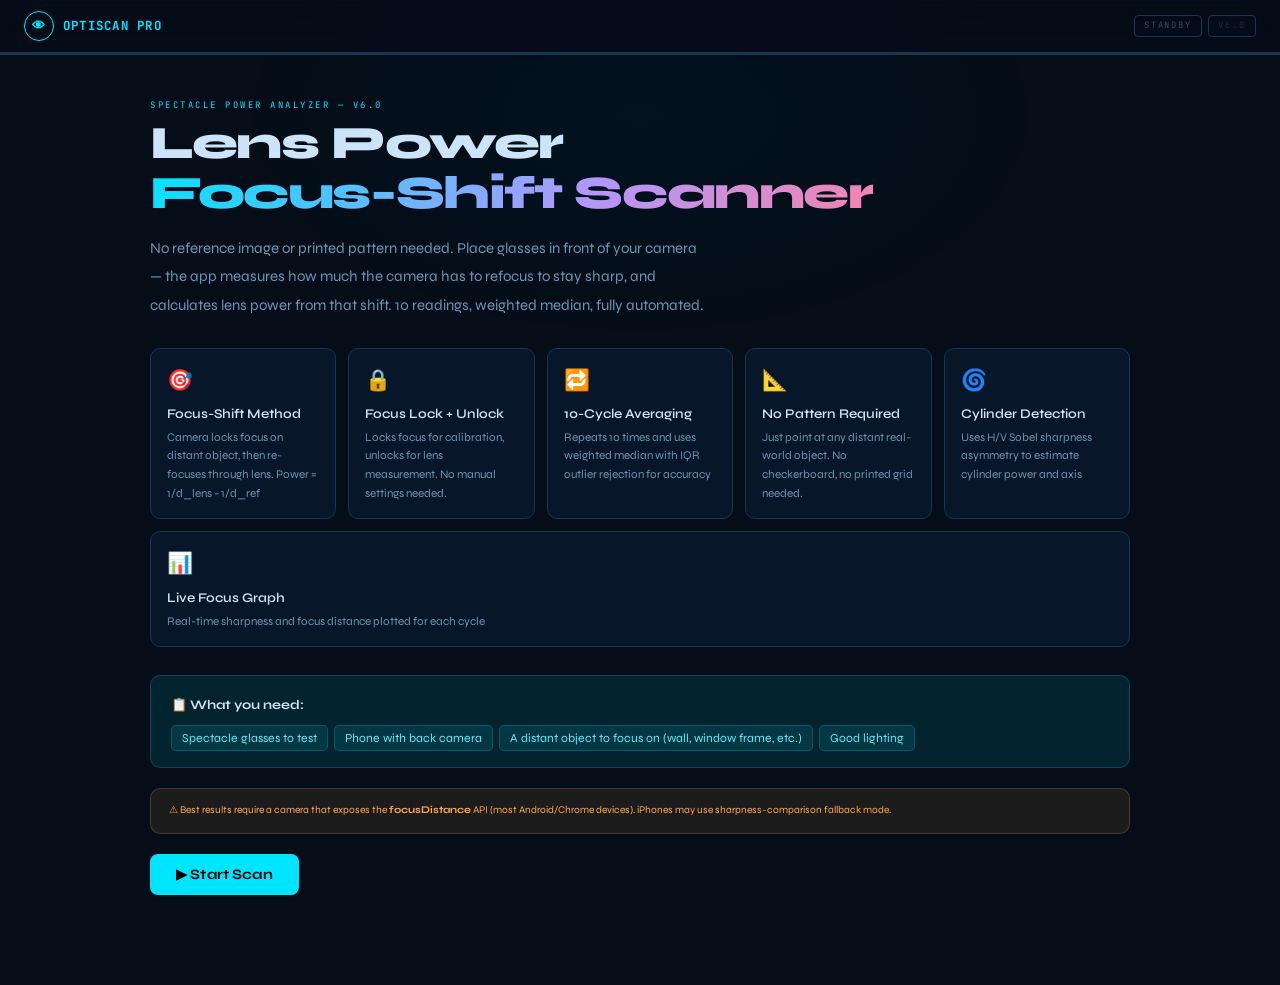
<file: index.html>
<!DOCTYPE html>
<html lang="en">
<head>
<meta charset="UTF-8">
<meta name="viewport" content="width=device-width, initial-scale=1.0">
<title>OptiScan Pro — Focus-Shift Lens Analyzer</title>
<link href="https://fonts.googleapis.com/css2?family=JetBrains+Mono:wght@300;400;500;700&family=Syne:wght@400;500;600;700;800&display=swap" rel="stylesheet">
<link rel="stylesheet" href="style.css">
</head>
<body>

<header class="hdr">
  <div class="logo">
    <div class="logo-ring">👁</div>
    OPTISCAN PRO
  </div>
  <div class="hdr-r">
    <span class="badge" id="sBadge">STANDBY</span>
    <span class="badge" style="color:var(--tx4);border-color:var(--bd)">v6.0</span>
  </div>
</header>
<div class="prog"><div class="prog-fill" id="pBar" style="width:0%"></div></div>

<main class="main">

<!-- ══ WELCOME ══════════════════════════════════════════════════════════ -->
<div class="step on" id="step-welcome">
  <div class="eyebrow">Spectacle Power Analyzer — v6.0</div>
  <h1>Lens Power<br><span class="grad">Focus-Shift Scanner</span></h1>
  <p class="lead">No reference image or printed pattern needed. Place glasses in front of your camera — the app measures how much the camera has to refocus to stay sharp, and calculates lens power from that shift. 10 readings, weighted median, fully automated.</p>

  <div class="feats">
    <div class="feat">
      <div class="fi">🎯</div>
      <div class="fn">Focus-Shift Method</div>
      <div class="fd">Camera locks focus on distant object, then re-focuses through lens. Power = 1/d_lens − 1/d_ref</div>
    </div>
    <div class="feat">
      <div class="fi">🔒</div>
      <div class="fn">Focus Lock + Unlock</div>
      <div class="fd">Locks focus for calibration, unlocks for lens measurement. No manual settings needed.</div>
    </div>
    <div class="feat">
      <div class="fi">🔁</div>
      <div class="fn">10-Cycle Averaging</div>
      <div class="fd">Repeats 10 times and uses weighted median with IQR outlier rejection for accuracy</div>
    </div>
    <div class="feat">
      <div class="fi">📐</div>
      <div class="fn">No Pattern Required</div>
      <div class="fd">Just point at any distant real-world object. No checkerboard, no printed grid needed.</div>
    </div>
    <div class="feat">
      <div class="fi">🌀</div>
      <div class="fn">Cylinder Detection</div>
      <div class="fd">Uses H/V Sobel sharpness asymmetry to estimate cylinder power and axis</div>
    </div>
    <div class="feat">
      <div class="fi">📊</div>
      <div class="fn">Live Focus Graph</div>
      <div class="fd">Real-time sharpness and focus distance plotted for each cycle</div>
    </div>
  </div>

  <div class="card-cy mb5">
    <strong class="small">📋 What you need:</strong>
    <div style="display:flex;flex-wrap:wrap;gap:6px;margin-top:9px">
      <span class="tag-cy">Spectacle glasses to test</span>
      <span class="tag-cy">Phone with back camera</span>
      <span class="tag-cy">A distant object to focus on (wall, window frame, etc.)</span>
      <span class="tag-cy">Good lighting</span>
    </div>
  </div>

  <div class="card-am mb5 smallest am">
    ⚠ Best results require a camera that exposes the <strong>focusDistance</strong> API (most Android/Chrome devices). iPhones may use sharpness-comparison fallback mode.
  </div>

  <div class="btn-row">
    <button class="btn btn-cy btn-lg" id="btnStart">▶ Start Scan</button>
  </div>
</div>

<!-- ══ SETUP ════════════════════════════════════════════════════════════ -->
<div class="step" id="step-setup">
  <div class="eyebrow">Step 1 — Setup</div>
  <h2>Configure Scan</h2>

  <div class="row">
    <div class="col-w">
      <div class="card">
        <div class="eyebrow mb3">Scan Eye</div>
        <div class="eye-sel">
          <div class="eye-btn sel" data-eye="right">
            <div style="font-size:1.1rem">👁</div><div class="ebl">Right</div><div class="ebs">OD</div>
          </div>
          <div class="eye-btn" data-eye="left">
            <div style="font-size:1.1rem">👁</div><div class="ebl">Left</div><div class="ebs">OS</div>
          </div>
        </div>
      </div>

      <div class="card mt4">
        <div class="eyebrow mb2">Lens-to-Camera Distance</div>
        <p class="smallest tx2 mb3">Used as fallback if camera does not expose focus distance API. Measure with a ruler.</p>
        <div class="srow">
          <label>Distance <span id="distLbl">50 mm</span></label>
          <input type="range" id="distSlider" min="10" max="200" value="50" step="5">
        </div>
      </div>

      <div class="card mt4">
        <div class="eyebrow mb2">How It Works</div>
        <pre class="setup-diag">  ┌──────────────────────────┐
  │  DISTANT OBJECT / WALL   │  ← camera points here
  └──────────┬───────────────┘
             │ (∞ reference)
        ┌────┴────┐
        │  LENS   │  ← hold glasses here
        └────┬────┘
             │ ← 50 mm
        ┌────┴────┐
        │  CAMERA │  ← back camera
        └─────────┘

Step 1: Calibrate (no lens) → d_ref
Step 2: Place lens → camera refocuses → d_lens
Power = 1/d_lens − 1/d_ref</pre>
      </div>
    </div>

    <div class="col">
      <div class="card-cy">
        <div class="eyebrow mb2">Tips for accuracy</div>
        <ul class="tip-list">
          <li>Point at a <strong>distant, high-contrast object</strong> (wall edge, window frame, text on a far board)</li>
          <li>Keep the camera <strong>completely still</strong> during each cycle</li>
          <li>Hold lens <strong>perpendicular</strong> to camera axis, centred over lens</li>
          <li>Use <strong>good, even lighting</strong> — no direct glare on lens</li>
          <li>Keep lens at consistent distance during each measurement</li>
          <li>More cycles = better accuracy — aim for all 10</li>
        </ul>
      </div>

      <button class="btn btn-cy mt5" id="btnGoScan" style="width:100%">Start Scanning →</button>
    </div>
  </div>
</div>

<!-- ══ SCAN ══════════════════════════════════════════════════════════════ -->
<div class="step" id="step-scan">
  <div class="eyebrow">Step 2 — Live Scan</div>
  <h2>Scanning <span id="scanEyeLbl">Right</span> Eye <span class="smaller tx2" id="scanEyeCode">(OD)</span></h2>

  <div class="row">
    <div class="col-w">
      <!-- Camera -->
      <div class="cam-wrap state-idle" id="mainCamWrap">
        <video id="mainVid" autoplay playsinline muted></video>
        <div class="sf-ov">
          <div class="sf"><div class="c1"></div><div class="c2"></div><div class="c3"></div><div class="c4"></div><div class="sln"></div></div>
        </div>
        <div class="state-banner sb-idle" id="stateBanner">INITIALIZING…</div>
        <div class="cam-hud">
          <div class="hud-item">
            <div class="hud-lbl">SHARPNESS</div>
            <div class="hud-track"><div class="hud-fill focus-fill" id="focFill" style="width:0%"></div></div>
            <div class="hud-val" id="focVal">—</div>
          </div>
          <div class="hud-item">
            <div class="hud-lbl">HORIZ SHARP</div>
            <div class="hud-track"><div class="hud-fill" style="background:var(--am)" id="shHFill" style="width:0%"></div></div>
            <div class="hud-val" id="shHVal">—</div>
          </div>
          <div class="hud-item">
            <div class="hud-lbl">VERT SHARP</div>
            <div class="hud-track"><div class="hud-fill" style="background:var(--vl)" id="shVFill" style="width:0%"></div></div>
            <div class="hud-val" id="shVVal">—</div>
          </div>
          <div class="hud-item" id="focDistHud">
            <div class="hud-lbl">FOCUS DIST</div>
            <div class="hud-track"><div class="hud-fill" style="background:var(--cy)" id="fdFill" style="width:50%"></div></div>
            <div class="hud-val" id="fdVal">—</div>
          </div>
        </div>
        <div class="amask" id="capMask">
          <div class="spin"></div>
          <div class="atxt" id="capTxt">CAPTURING…</div>
          <div class="asub" id="capSub">Hold still</div>
        </div>
      </div>

      <!-- Focus graph -->
      <div class="wave-wrap mt3">
        <canvas id="focusGraph" height="80"></canvas>
        <div class="wave-legend">
          <div class="wleg"><div class="wdot" style="background:rgba(0,229,255,.6)"></div>Sharpness</div>
          <div class="wleg"><div class="wdot" style="background:rgba(177,151,252,.6)"></div>Focus distance</div>
        </div>
      </div>

      <!-- Controls -->
      <div class="btn-row mt3">
        <button class="btn btn-gn" id="btnCalibrate">📐 Calibrate (no lens)</button>
        <button class="btn btn-cy" id="btnCaptureLens" disabled>🔬 Capture Cycle 1 / 10</button>
      </div>
      <div class="btn-row mt1">
        <button class="btn btn-ghost btn-sm" id="btnFlipCam">↔ Flip Camera</button>
        <button class="btn btn-ghost btn-sm" id="btnBackSetup">← Setup</button>
      </div>
    </div>

    <div class="col">
      <!-- Instruction card -->
      <div class="card-cy mb3">
        <div class="eyebrow mb2">Instructions</div>
        <p id="instrText" class="small tx2" style="line-height:1.8">Point camera at a distant object and press Calibrate.</p>
      </div>

      <!-- Cycle progress dots -->
      <div class="card mb3">
        <div class="eyebrow mb2">Cycle Progress</div>
        <div class="cycles-row">
          <div class="cycle-count"><span id="cycleCount">0</span> / 10</div>
          <div id="cycleDots" class="cycle-dots"></div>
        </div>
      </div>

      <!-- Calibration result card -->
      <div class="card mt3" id="calCard" style="display:none">
        <div class="eyebrow mb2">Calibration</div>
        <div class="drow mt2">
          <div class="db"><div class="dl">REF DIST</div><div class="dv cy" id="calDistVal">—</div></div>
          <div class="db"><div class="dl">SHARPNESS</div><div class="dv" id="calSharpVal">—</div></div>
        </div>
      </div>

      <!-- Running average -->
      <div class="card mt3" id="runCard" style="display:none">
        <div class="eyebrow">Running Average</div>
        <div class="pwr zero mt3 tc" id="runPwr" style="font-size:2.4rem">—</div>
        <div class="tc mt1 tx2 small" id="runCls">—</div>
        <div class="drow mt3">
          <div class="db"><div class="dl">SPHERE</div><div class="dv cy" id="runSph">—</div></div>
          <div class="db"><div class="dl">CYL</div><div class="dv am" id="runCyl">—</div></div>
          <div class="db"><div class="dl">AXIS</div><div class="dv vl" id="runAx">—</div></div>
        </div>
        <div class="mt3">
          <div class="smallest tx3 mb2" style="display:flex;justify-content:space-between">
            <span>CONFIDENCE</span><span id="runConf">—</span>
          </div>
          <div class="ctrack"><div class="cfill" id="runCfill" style="width:0%"></div></div>
        </div>
      </div>

      <!-- Eye progress summary -->
      <div class="mt4">
        <div class="eyebrow mb2">Scan Progress</div>
        <div style="display:flex;gap:7px">
          <div class="eyec" style="flex:1"><div class="ecl">RIGHT (OD)</div><div class="pwr zero" id="progR" style="font-size:1.5rem">—</div></div>
          <div class="eyec" style="flex:1"><div class="ecl">LEFT (OS)</div><div class="pwr zero" id="progL" style="font-size:1.5rem">—</div></div>
        </div>
      </div>

      <div class="btn-row mt4" id="nextBtns" style="display:none">
        <button class="btn btn-out" id="btnSwitchEye">Switch Eye →</button>
        <button class="btn btn-cy" id="btnFinish">View Results →</button>
      </div>

      <!-- Camera spec card -->
      <div class="card mt4" id="camSpecCard" style="display:none">
        <div class="eyebrow mb2">Camera Capabilities</div>
        <div class="spec-grid" id="specGrid"></div>
        <div class="smallest tx3 mt2" id="focusApiNote"></div>
      </div>
    </div>
  </div>

  <!-- Cycle readings table -->
  <div class="mt5">
    <div class="eyebrow mb2">Cycle Readings</div>
    <div style="overflow-x:auto">
      <table class="rx-tbl">
        <thead>
          <tr>
            <th>#</th><th>Power</th><th>d_ref</th><th>d_lens</th>
            <th>Cylinder</th><th>Axis</th><th>Confidence</th>
          </tr>
        </thead>
        <tbody id="cycleTableBody"></tbody>
      </table>
    </div>
  </div>
</div>

<!-- ══ RESULTS ══════════════════════════════════════════════════════════ -->
<div class="step" id="step-results">
  <div class="eyebrow">Scan Complete ✓</div>
  <h2>Prescription Results</h2>

  <div class="row mt5">
    <div class="col-w">
      <div class="card">
        <div class="eyebrow">Clinical Prescription</div>
        <table class="rx-tbl mt3">
          <thead>
            <tr><th>Eye</th><th>Sphere</th><th>Cylinder</th><th>Axis</th><th>Classification</th></tr>
          </thead>
          <tbody>
            <tr>
              <td>Right (OD)</td>
              <td class="td-sph" id="rxRS">—</td><td class="td-cyl" id="rxRC">—</td>
              <td class="td-ax" id="rxRA">—</td><td class="tx2" id="rxRCl" style="font-size:.75rem">—</td>
            </tr>
            <tr>
              <td>Left (OS)</td>
              <td class="td-sph" id="rxLS">—</td><td class="td-cyl" id="rxLC">—</td>
              <td class="td-ax" id="rxLA">—</td><td class="tx2" id="rxLCl" style="font-size:.75rem">—</td>
            </tr>
          </tbody>
        </table>
      </div>

      <div class="card mt4">
        <div class="eyebrow">Measurement Diagnostics</div>
        <div class="drow mt3">
          <div class="db"><div class="dl">CYCLES</div><div class="dv" id="dCyc">—</div></div>
          <div class="db"><div class="dl">METHOD</div><div class="dv cy" id="dMeth">—</div></div>
          <div class="db"><div class="dl">CONFIDENCE</div><div class="dv" id="dCnf">—</div></div>
        </div>
      </div>

      <!-- FIX 11: anisometropia warning (hidden until needed) -->
      <div id="anisoWarn" class="notif warn" style="display:none;margin:8px 0 0;border-radius:6px;padding:10px 14px;font-size:0.82rem;line-height:1.4"></div>

            <div class="btn-row mt4">
        <button class="btn btn-out btn-sm" id="btnExpJSON">⬇ JSON</button>
        <button class="btn btn-out btn-sm" id="btnExpCSV">⬇ CSV</button>
        <button class="btn btn-out btn-sm" id="btnPrint">🖨 Print</button>
        <button class="btn btn-ghost btn-sm" id="btnNewScan">↺ New Scan</button>
      </div>
    </div>

    <div class="col">
      <div class="eyec mb3">
        <div class="ecl">RIGHT EYE (OD)</div>
        <div class="pwr zero" id="finR" style="font-size:2rem">—</div>
        <div class="smallest tx2 mt2" id="finRCl">—</div>
        <div class="smallest am mt1" id="finRCy"></div>
      </div>
      <div class="eyec">
        <div class="ecl">LEFT EYE (OS)</div>
        <div class="pwr zero" id="finL" style="font-size:2rem">—</div>
        <div class="smallest tx2 mt2" id="finLCl">—</div>
        <div class="smallest am mt1" id="finLCy"></div>
      </div>
      <div class="smallest tx3 tc mt5" style="line-height:1.9;padding:0 8px">
        ⚠ Approximate estimate (±0.25–0.50 D typical). Accuracy depends on camera focusDistance API support and stable conditions. Always consult a licensed optometrist.
      </div>
    </div>
  </div>
</div>

</main>

<canvas id="capCanvas" style="display:none"></canvas>
<div id="notif" class="notif"></div>

<script src="optics.js"></script>
<script src="camera.js"></script>
<script src="ui.js"></script>
<script src="app.js"></script>
<script>
  window.addEventListener('DOMContentLoaded', () => App.init());
</script>

    <!-- Fix 13: PWA service worker registration -->
    <script>
      if ('serviceWorker' in navigator) {
        window.addEventListener('load', () => {
          navigator.serviceWorker.register('./sw.js')
            .then(r  => console.log('[OptiScan] SW registered, scope:', r.scope))
            .catch(e => console.warn('[OptiScan] SW registration failed:', e));
        });
      }
    </script>
</body>
</html>
</file>
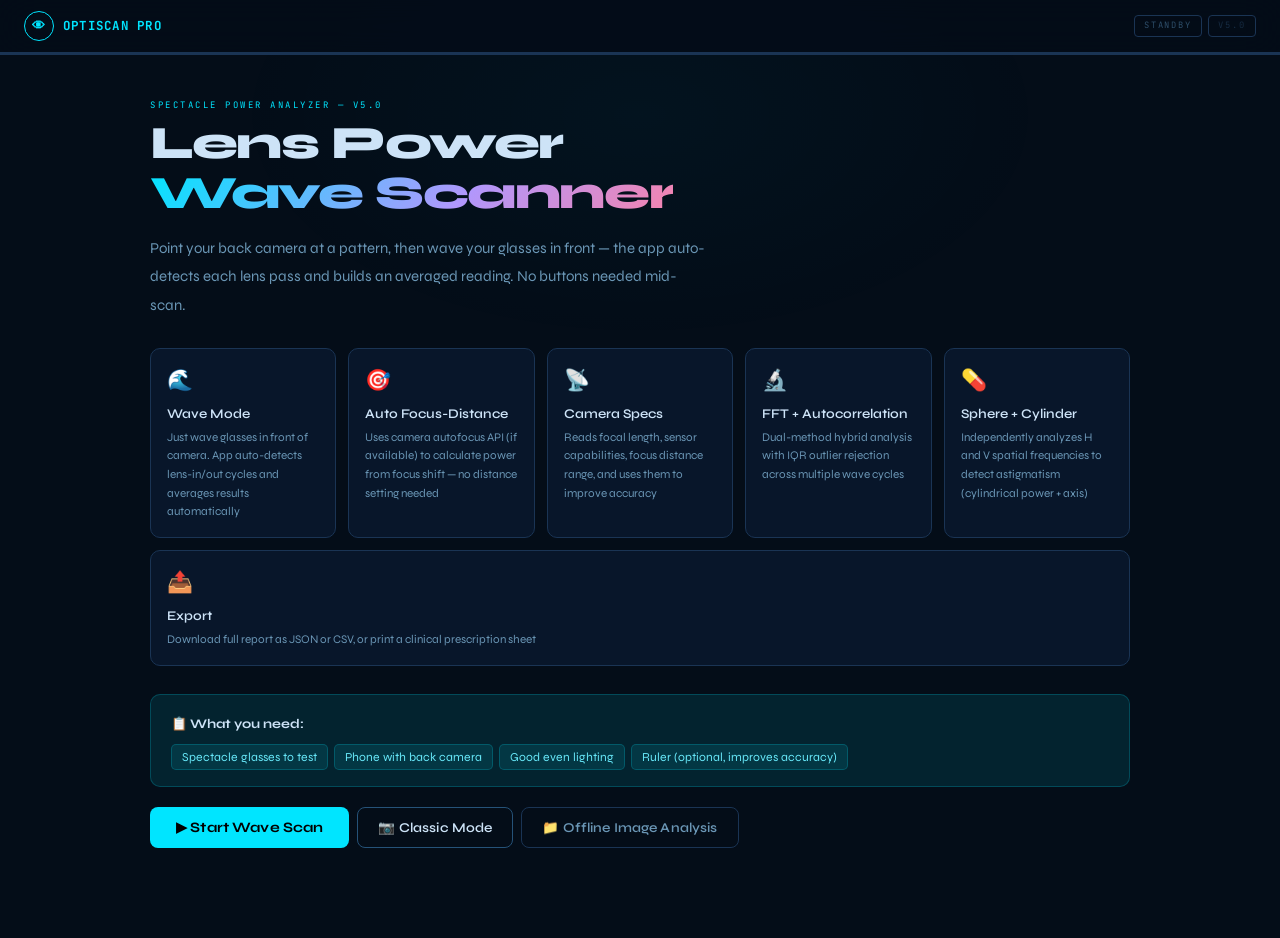
<file: optiscan.html>
<!DOCTYPE html>
<html lang="en">
<head>
<meta charset="UTF-8">
<meta name="viewport" content="width=device-width, initial-scale=1.0">
<title>OptiScan Pro — Spectacle Power Analyzer</title>
<link href="https://fonts.googleapis.com/css2?family=JetBrains+Mono:ital,wght@0,300;0,400;0,500;0,700;1,400&family=Syne:wght@400;500;600;700;800&display=swap" rel="stylesheet">
<style>
:root{
  --bg:#040d18;--s1:#08162a;--s2:#0d2040;--s3:#132850;
  --bd:#1a3454;--bd2:#255278;--bd3:#3a72a8;
  --cy:#00e5ff;--cy2:rgba(0,229,255,.10);--cy3:rgba(0,229,255,.20);--cyglow:rgba(0,229,255,.35);
  --gn:#00e6a0;--gn2:rgba(0,230,160,.10);--gngl:rgba(0,230,160,.3);
  --am:#ffa94d;--am2:rgba(255,169,77,.10);--amgl:rgba(255,169,77,.3);
  --rd:#ff6b7a;--rd2:rgba(255,107,122,.10);--vl:#b197fc;--pk:#f783ac;
  --tx:#cde3f7;--tx2:#6a96b5;--tx3:#2e4f6a;--tx4:#162c42;
  --mono:'JetBrains Mono',monospace;--sans:'Syne',sans-serif;--r:10px;
}
*{margin:0;padding:0;box-sizing:border-box}
html{scroll-behavior:smooth}
body{background:var(--bg);color:var(--tx);font-family:var(--sans);min-height:100vh;overflow-x:hidden;line-height:1.5}
/* Ambient glow */
body::before{content:'';position:fixed;top:-15%;left:50%;transform:translateX(-50%);
  width:900px;height:500px;background:radial-gradient(ellipse,rgba(0,229,255,.03) 0%,transparent 65%);pointer-events:none;z-index:0}

/* ── Header ── */
.hdr{position:sticky;top:0;z-index:200;display:flex;align-items:center;justify-content:space-between;
  padding:11px 24px;border-bottom:1px solid var(--bd);background:rgba(4,13,24,.92);backdrop-filter:blur(20px)}
.logo{display:flex;align-items:center;gap:9px;font-family:var(--mono);font-size:.78rem;color:var(--cy);letter-spacing:.1em;font-weight:700}
.logo-ring{width:30px;height:30px;border:1.5px solid var(--cy);border-radius:50%;display:flex;align-items:center;justify-content:center;
  font-size:13px;animation:hbp 4s ease-in-out infinite}
@keyframes hbp{0%,100%{box-shadow:0 0 0 0 var(--cyglow)}50%{box-shadow:0 0 14px 2px var(--cyglow)}}
.hdr-r{display:flex;align-items:center;gap:6px}
.badge{font-family:var(--mono);font-size:.55rem;letter-spacing:.22em;padding:3px 9px;border-radius:4px;
  border:1px solid var(--bd);color:var(--tx3);transition:all .3s;text-transform:uppercase;white-space:nowrap}
.badge.ok{border-color:var(--gn);color:var(--gn);box-shadow:0 0 7px var(--gngl);animation:blink 2s ease-in-out infinite}
.badge.hot{border-color:var(--cy);color:var(--cy);box-shadow:0 0 7px var(--cyglow)}
.badge.warn{border-color:var(--am);color:var(--am)}
.badge.err{border-color:var(--rd);color:var(--rd)}
@keyframes blink{0%,100%{opacity:1}50%{opacity:.65}}

/* ── Progress bar ── */
.prog{height:2px;background:var(--bd);position:relative;z-index:199}
.prog-fill{height:100%;background:linear-gradient(90deg,var(--cy),var(--vl),var(--pk));
  transition:width .7s cubic-bezier(.4,0,.2,1);box-shadow:0 0 12px var(--cyglow)}

/* ── Main ── */
.main{position:relative;z-index:1;max-width:1020px;margin:0 auto;padding:44px 20px 90px}
.step{display:none;animation:fup .38s ease}
.step.on{display:block}
@keyframes fup{from{opacity:0;transform:translateY(16px)}to{opacity:1;transform:translateY(0)}}

/* ── Type ── */
.eyebrow{font-family:var(--mono);font-size:.56rem;letter-spacing:.28em;color:var(--cy);text-transform:uppercase;margin-bottom:7px}
h1{font-size:2.9rem;font-weight:800;line-height:1.06;letter-spacing:-.03em;margin-bottom:16px}
h2{font-size:1.85rem;font-weight:700;letter-spacing:-.02em;margin-bottom:12px}
.lead{font-size:.94rem;color:var(--tx2);line-height:1.9;max-width:560px;margin-bottom:28px}
.grad{background:linear-gradient(130deg,var(--cy),var(--vl) 60%,var(--pk));-webkit-background-clip:text;
  -webkit-text-fill-color:transparent;background-clip:text}

/* ── Layout ── */
.row{display:flex;gap:20px;align-items:flex-start}
.col{flex:1;min-width:0}
.col-w{flex:1.5;min-width:0}
@media(max-width:660px){.row{flex-direction:column}}

/* ── Buttons ── */
.btn{display:inline-flex;align-items:center;gap:7px;padding:10px 20px;border-radius:8px;
  font-family:var(--sans);font-weight:600;font-size:.84rem;cursor:pointer;border:none;
  transition:all .17s;white-space:nowrap;letter-spacing:.01em;text-decoration:none}
.btn-cy{background:var(--cy);color:#000;font-weight:700}
.btn-cy:hover{filter:brightness(1.1);transform:translateY(-1px);box-shadow:0 8px 26px var(--cyglow)}
.btn-gn{background:rgba(0,230,160,.15);color:var(--gn);border:1px solid rgba(0,230,160,.3)}
.btn-gn:hover{background:rgba(0,230,160,.25);box-shadow:0 4px 16px var(--gngl)}
.btn-out{background:transparent;color:var(--tx);border:1px solid var(--bd2)}
.btn-out:hover{border-color:var(--cy);color:var(--cy);background:var(--cy2)}
.btn-ghost{background:transparent;color:var(--tx2);border:1px solid var(--bd)}
.btn-ghost:hover{color:var(--tx);border-color:var(--bd2)}
.btn-am{background:var(--am2);color:var(--am);border:1px solid rgba(255,169,77,.25)}
.btn-lg{padding:12px 26px;font-size:.9rem}
.btn-sm{padding:6px 14px;font-size:.76rem}
.btn:disabled{opacity:.25;pointer-events:none}
.btn-row{display:flex;gap:8px;flex-wrap:wrap;margin-top:16px}

/* ── Cards ── */
.card{background:var(--s1);border:1px solid var(--bd);border-radius:var(--r);padding:18px 20px}
.card-cy{background:var(--cy2);border:1px solid var(--cy3);border-radius:var(--r);padding:16px 20px}
.card-gn{background:var(--gn2);border:1px solid rgba(0,230,160,.18);border-radius:var(--r);padding:14px 18px}
.card-am{background:var(--am2);border:1px solid rgba(255,169,77,.18);border-radius:var(--r);padding:14px 18px}
.card-rd{background:var(--rd2);border:1px solid rgba(255,107,122,.2);border-radius:var(--r);padding:14px 18px}

/* ── Feature tiles ── */
.feats{display:flex;gap:12px;flex-wrap:wrap;margin-bottom:28px}
.feat{flex:1;min-width:155px;background:var(--s1);border:1px solid var(--bd);border-radius:var(--r);padding:16px;transition:all .2s}
.feat:hover{border-color:var(--bd2);transform:translateY(-2px)}
.fi{font-size:1.3rem;margin-bottom:9px}
.fn{font-size:.83rem;font-weight:600;margin-bottom:3px}
.fd{font-size:.73rem;color:var(--tx2);line-height:1.6}

/* ── Camera ── */
.cam-wrap{position:relative;border-radius:var(--r);overflow:hidden;background:#000;aspect-ratio:4/3;border:2px solid var(--bd);transition:border-color .3s}
.cam-wrap.state-ref{border-color:var(--gn)}
.cam-wrap.state-lens{border-color:var(--cy)}
.cam-wrap.state-capturing{border-color:var(--am)}
.cam-wrap.state-idle{border-color:var(--bd)}
video{width:100%;height:100%;object-fit:cover;display:block}

/* Scan overlay */
.sf-ov{position:absolute;inset:0;display:flex;align-items:center;justify-content:center;pointer-events:none}
.sf{width:200px;height:200px;position:relative}
.c1,.c2,.c3,.c4{position:absolute;width:30px;height:30px;border-color:var(--cy);border-style:solid;transition:border-color .3s}
.c1{top:0;left:0;border-width:2px 0 0 2px}.c2{top:0;right:0;border-width:2px 2px 0 0}
.c3{bottom:0;left:0;border-width:0 0 2px 2px}.c4{bottom:0;right:0;border-width:0 2px 2px 0}
.sln{position:absolute;left:0;right:0;height:1px;
  background:linear-gradient(90deg,transparent,var(--cy),transparent);
  animation:sc 2.4s ease-in-out infinite}
@keyframes sc{0%{top:0;opacity:0}5%{opacity:1}90%{top:100%;opacity:1}100%{top:100%;opacity:0}}
.state-ref .c1,.state-ref .c2,.state-ref .c3,.state-ref .c4{border-color:var(--gn)}
.state-lens .c1,.state-lens .c2,.state-lens .c3,.state-lens .c4{border-color:var(--cy)}
.state-capturing .c1,.state-capturing .c2,.state-capturing .c3,.state-capturing .c4{border-color:var(--am)}

/* Focus & lens-in overlay bars */
.cam-hud{position:absolute;bottom:0;left:0;right:0;padding:8px 10px;
  background:linear-gradient(transparent,rgba(4,13,24,.82));display:flex;gap:8px;align-items:flex-end}
.hud-item{flex:1;min-width:0}
.hud-lbl{font-family:var(--mono);font-size:.5rem;letter-spacing:.18em;color:var(--tx3);margin-bottom:4px}
.hud-track{height:3px;background:rgba(26,52,84,.8);border-radius:2px;overflow:hidden}
.hud-fill{height:100%;border-radius:2px;transition:width .12s}
.hud-val{font-family:var(--mono);font-size:.58rem;color:var(--tx2);margin-top:3px}
.focus-fill{background:linear-gradient(90deg,var(--rd),var(--am),var(--gn))}
.signal-fill{background:linear-gradient(90deg,var(--cy),var(--vl))}
.lens-fill{background:var(--cy)}

/* Analyze mask */
.amask{position:absolute;inset:0;background:rgba(4,13,24,.88);display:none;
  align-items:center;justify-content:center;flex-direction:column;gap:12px;border-radius:var(--r)}
.amask.show{display:flex}
.spin{width:28px;height:28px;border:2px solid var(--bd);border-top-color:var(--cy);
  border-radius:50%;animation:sp .7s linear infinite}
@keyframes sp{to{transform:rotate(360deg)}}
.atxt{font-family:var(--mono);font-size:.7rem;color:var(--cy);letter-spacing:.14em}
.asub{font-size:.72rem;color:var(--tx2)}

/* State banner on camera */
.state-banner{position:absolute;top:10px;left:50%;transform:translateX(-50%);
  font-family:var(--mono);font-size:.62rem;letter-spacing:.18em;padding:5px 14px;border-radius:20px;
  transition:all .3s;white-space:nowrap;pointer-events:none;backdrop-filter:blur(6px)}
.sb-idle{background:rgba(26,52,84,.75);border:1px solid var(--bd);color:var(--tx3)}
.sb-ref{background:rgba(0,230,160,.12);border:1px solid rgba(0,230,160,.35);color:var(--gn)}
.sb-lens{background:rgba(0,229,255,.12);border:1px solid rgba(0,229,255,.35);color:var(--cy)}
.sb-capturing{background:rgba(255,169,77,.12);border:1px solid rgba(255,169,77,.35);color:var(--am);animation:sbp .5s ease-in-out infinite}
.sb-measured{background:rgba(0,230,160,.15);border:1px solid rgba(0,230,160,.4);color:var(--gn)}
@keyframes sbp{0%,100%{opacity:1}50%{opacity:.5}}

/* Waveform canvas */
.wave-wrap{background:var(--s1);border:1px solid var(--bd);border-radius:var(--r);overflow:hidden;position:relative}
#waveCanvas{display:block;width:100%;height:80px}
.wave-legend{display:flex;gap:12px;padding:6px 10px;border-top:1px solid var(--bd);flex-wrap:wrap}
.wleg{display:flex;align-items:center;gap:5px;font-family:var(--mono);font-size:.53rem;color:var(--tx3)}
.wdot{width:7px;height:7px;border-radius:50%}

/* Pattern tabs */
.ptabs{display:flex;gap:5px;flex-wrap:wrap;margin-bottom:10px}
.ptab{padding:5px 13px;border-radius:6px;font-size:.76rem;font-weight:500;cursor:pointer;
  background:var(--s2);border:1px solid var(--bd);color:var(--tx2);transition:all .14s}
.ptab.sel{background:var(--cy2);border-color:var(--cy3);color:var(--cy);font-weight:700}
.ptab:hover:not(.sel){border-color:var(--bd2);color:var(--tx)}

/* Pattern preview */
.pat-wrap{background:#fff;border-radius:8px;overflow:hidden;border:1px solid var(--bd);aspect-ratio:4/3}
#patCanvas{display:block;width:100%;height:100%}

/* Upload zone */
.upzone{border:2px dashed var(--bd2);border-radius:var(--r);padding:26px;text-align:center;cursor:pointer;transition:all .2s;background:var(--s1)}
.upzone:hover,.upzone.drag{border-color:var(--cy);background:var(--cy2)}
.upzone input{display:none}

/* Slider */
.srow{margin:10px 0}
.srow label{display:flex;justify-content:space-between;font-size:.78rem;color:var(--tx2);margin-bottom:7px}
.srow label span{font-family:var(--mono);color:var(--cy);font-weight:700}
input[type=range]{width:100%;-webkit-appearance:none;height:3px;background:var(--bd);border-radius:2px;outline:none}
input[type=range]::-webkit-slider-thumb{-webkit-appearance:none;width:16px;height:16px;border-radius:50%;background:var(--cy);cursor:pointer;box-shadow:0 0 8px var(--cyglow)}

/* Eye selector */
.eye-sel{display:flex;gap:8px;margin-bottom:14px}
.eye-btn{flex:1;padding:12px;border-radius:var(--r);cursor:pointer;text-align:center;
  background:var(--s2);border:1px solid var(--bd);color:var(--tx);transition:all .17s}
.eye-btn.sel{border-color:var(--cy);background:var(--cy2);color:var(--cy)}
.ebl{font-size:.78rem;font-weight:600;margin-top:3px}
.ebs{font-size:.58rem;color:var(--tx3);font-family:var(--mono)}
.eye-btn.sel .ebs{color:rgba(0,229,255,.6)}

/* Diag boxes */
.drow{display:flex;gap:6px;flex-wrap:wrap;margin-top:8px}
.db{flex:1;min-width:70px;background:var(--s2);border:1px solid var(--bd);border-radius:7px;padding:8px 10px}
.dl{font-family:var(--mono);font-size:.5rem;color:var(--tx3);letter-spacing:.18em;margin-bottom:4px}
.dv{font-family:var(--mono);font-size:.84rem;color:var(--tx)}

/* Power display */
.pwr{font-family:var(--mono);font-weight:700;line-height:1}
.pwr.neg{color:var(--rd)}.pwr.pos{color:var(--gn)}.pwr.zero{color:var(--tx2)}

/* Confidence */
.ctrack{height:3px;background:var(--bd);border-radius:2px}
.cfill{height:100%;border-radius:2px;background:linear-gradient(90deg,var(--am),var(--gn));transition:width .8s ease}

/* Eye result card */
.eyec{background:var(--s2);border:1px solid var(--bd);border-radius:var(--r);padding:18px 14px;text-align:center}
.ecl{font-family:var(--mono);font-size:.52rem;letter-spacing:.2em;color:var(--tx3);margin-bottom:10px}

/* Camera spec card */
.spec-grid{display:grid;grid-template-columns:repeat(auto-fill,minmax(130px,1fr));gap:7px;margin-top:10px}
.spec-item{background:var(--s2);border:1px solid var(--bd);border-radius:7px;padding:9px 11px}
.spec-label{font-family:var(--mono);font-size:.5rem;letter-spacing:.16em;color:var(--tx3);margin-bottom:3px}
.spec-val{font-family:var(--mono);font-size:.78rem;color:var(--tx)}
.spec-val.highlight{color:var(--cy)}

/* Method badge */
.method-badge{display:inline-flex;align-items:center;gap:6px;padding:4px 11px;border-radius:5px;
  font-family:var(--mono);font-size:.6rem;letter-spacing:.12em;margin-top:6px}
.mb-focus{background:rgba(177,151,252,.1);border:1px solid rgba(177,151,252,.3);color:var(--vl)}
.mb-freq{background:var(--cy2);border:1px solid var(--cy3);color:var(--cy)}

/* Cycle counter */
.cycle-counter{display:flex;align-items:center;gap:14px;padding:12px 16px;
  background:var(--s2);border:1px solid var(--bd);border-radius:var(--r);margin-top:10px}
.cc-num{font-family:var(--mono);font-size:2rem;font-weight:700;color:var(--cy);line-height:1;min-width:50px;text-align:center}
.cc-txt{font-size:.78rem;color:var(--tx2)}
.cc-sub{font-size:.68rem;color:var(--tx3);font-family:var(--mono);margin-top:2px}

/* RX table */
.rx-tbl{width:100%;border-collapse:collapse;font-family:var(--mono);font-size:.8rem;margin-top:10px}
.rx-tbl th{font-size:.53rem;letter-spacing:.18em;text-transform:uppercase;color:var(--tx3);
  padding:7px 10px;text-align:left;border-bottom:1px solid var(--bd)}
.rx-tbl td{padding:11px 10px;border-bottom:1px solid var(--bd)}
.rx-tbl td:first-child{color:var(--tx2)}
.td-sph{color:var(--cy);font-weight:700}
.td-cyl{color:var(--am)}
.td-ax{color:var(--vl)}

/* Mode selector */
.mode-sel{display:flex;gap:10px;flex-wrap:wrap;margin-bottom:22px}
.mode-card{flex:1;min-width:200px;background:var(--s1);border:2px solid var(--bd);border-radius:var(--r);
  padding:18px 16px;cursor:pointer;transition:all .2s;position:relative}
.mode-card:hover{border-color:var(--bd2)}
.mode-card.sel{border-color:var(--cy);background:var(--cy2)}
.mc-ico{font-size:1.8rem;margin-bottom:9px}
.mc-nm{font-size:.88rem;font-weight:700;margin-bottom:3px}
.mc-ds{font-size:.74rem;color:var(--tx2);line-height:1.6}
.mode-card.sel .mc-ds{color:rgba(0,229,255,.7)}
.mc-check{position:absolute;top:9px;right:9px;width:17px;height:17px;border-radius:50%;
  border:1.5px solid var(--bd2);display:flex;align-items:center;justify-content:center;font-size:.6rem;transition:all .2s}
.mode-card.sel .mc-check{background:var(--cy);border-color:var(--cy);color:#000}

/* Notification */
.notif{position:fixed;bottom:20px;right:20px;z-index:999;padding:11px 17px;border-radius:8px;
  font-size:.82rem;font-weight:500;transform:translateY(60px);opacity:0;
  transition:all .3s cubic-bezier(.34,1.56,.64,1);max-width:280px;pointer-events:none;line-height:1.5}
.notif.show{transform:translateY(0);opacity:1}
.notif.info{background:var(--s3);border:1px solid var(--bd2);color:var(--tx)}
.notif.ok{background:rgba(0,230,160,.1);border:1px solid rgba(0,230,160,.3);color:#6ee7b7}
.notif.err{background:rgba(255,107,122,.1);border:1px solid rgba(255,107,122,.3);color:#fca5a5}
.notif.warn{background:rgba(255,169,77,.08);border:1px solid rgba(255,169,77,.25);color:#fcd34d}

/* Misc */
.mt1{margin-top:4px}.mt2{margin-top:8px}.mt3{margin-top:12px}.mt4{margin-top:16px}.mt5{margin-top:20px}.mt6{margin-top:24px}.mt8{margin-top:32px}
.mb2{margin-bottom:8px}.mb3{margin-bottom:12px}.mb4{margin-bottom:16px}.mb5{margin-bottom:20px}
.tx2{color:var(--tx2)}.tx3{color:var(--tx3)}.cy{color:var(--cy)}.gn{color:var(--gn)}.am{color:var(--am)}.rd{color:var(--rd)}.vl{color:var(--vl)}
.mono{font-family:var(--mono)}.small{font-size:.82rem}.smaller{font-size:.74rem}.smallest{font-size:.64rem}
.tc{text-align:center}.div{height:1px;background:var(--bd);margin:14px 0}
.err-box{display:none;background:var(--rd2);border:1px solid rgba(255,107,122,.22);color:#fca5a5;
  border-radius:7px;padding:9px 13px;font-size:.78rem;margin-top:8px}
.sdot{display:inline-block;width:6px;height:6px;background:var(--gn);border-radius:50%;margin-right:5px;box-shadow:0 0 6px var(--gn)}
#capCanvas{display:none}
</style>
</head>
<body>

<header class="hdr">
  <div class="logo">
    <div class="logo-ring">👁</div>
    OPTISCAN PRO
  </div>
  <div class="hdr-r">
    <span class="badge" id="sBadge">STANDBY</span>
    <span class="badge" id="methodBadge" style="display:none"></span>
    <span class="badge" style="color:var(--tx4);border-color:var(--bd)">v5.0</span>
  </div>
</header>
<div class="prog"><div class="prog-fill" id="pBar" style="width:0%"></div></div>

<main class="main">

<!-- WELCOME -->
<div class="step on" id="step-welcome">
  <div class="eyebrow">Spectacle Power Analyzer — v5.0</div>
  <h1>Lens Power<br><span class="grad">Wave Scanner</span></h1>
  <p class="lead">Point your back camera at a pattern, then wave your glasses in front — the app auto-detects each lens pass and builds an averaged reading. No buttons needed mid-scan.</p>

  <div class="feats">
    <div class="feat"><div class="fi">🌊</div><div class="fn">Wave Mode</div><div class="fd">Just wave glasses in front of camera. App auto-detects lens-in/out cycles and averages results automatically</div></div>
    <div class="feat"><div class="fi">🎯</div><div class="fn">Auto Focus-Distance</div><div class="fd">Uses camera autofocus API (if available) to calculate power from focus shift — no distance setting needed</div></div>
    <div class="feat"><div class="fi">📡</div><div class="fn">Camera Specs</div><div class="fd">Reads focal length, sensor capabilities, focus distance range, and uses them to improve accuracy</div></div>
    <div class="feat"><div class="fi">🔬</div><div class="fn">FFT + Autocorrelation</div><div class="fd">Dual-method hybrid analysis with IQR outlier rejection across multiple wave cycles</div></div>
    <div class="feat"><div class="fi">💊</div><div class="fn">Sphere + Cylinder</div><div class="fd">Independently analyzes H and V spatial frequencies to detect astigmatism (cylindrical power + axis)</div></div>
    <div class="feat"><div class="fi">📤</div><div class="fn">Export</div><div class="fd">Download full report as JSON or CSV, or print a clinical prescription sheet</div></div>
  </div>

  <div class="card-cy mb5">
    <strong class="small">📋 What you need:</strong>
    <div style="display:flex;flex-wrap:wrap;gap:6px;margin-top:9px">
      <span style="background:var(--cy2);border:1px solid var(--cy3);border-radius:5px;padding:3px 10px;font-size:.76rem;color:#67e8f9">Spectacle glasses to test</span>
      <span style="background:var(--cy2);border:1px solid var(--cy3);border-radius:5px;padding:3px 10px;font-size:.76rem;color:#67e8f9">Phone with back camera</span>
      <span style="background:var(--cy2);border:1px solid var(--cy3);border-radius:5px;padding:3px 10px;font-size:.76rem;color:#67e8f9">Good even lighting</span>
      <span style="background:var(--cy2);border:1px solid var(--cy3);border-radius:5px;padding:3px 10px;font-size:.76rem;color:#67e8f9">Ruler (optional, improves accuracy)</span>
    </div>
  </div>

  <div class="btn-row">
    <button class="btn btn-cy btn-lg" id="btnStart">▶ Start Wave Scan</button>
    <button class="btn btn-out" id="btnClassic">📷 Classic Mode</button>
    <button class="btn btn-ghost" id="btnUpload">📁 Offline Image Analysis</button>
  </div>
</div>

<!-- SETUP -->
<div class="step" id="step-setup">
  <div class="eyebrow">Step 1 — Setup</div>
  <h2>Configure Scan</h2>

  <div class="row">
    <div class="col-w">
      <!-- Pattern -->
      <div class="eyebrow mb2">Reference Pattern</div>
      <div class="ptabs">
        <div class="ptab sel" data-pat="checker">Checkerboard</div>
        <div class="ptab" data-pat="dots">Dots Grid</div>
        <div class="ptab" data-pat="sine">Sine Grating</div>
        <div class="ptab" data-pat="rings">Concentric</div>
        <div class="ptab" data-pat="stripes">Stripes</div>
        <div class="ptab" data-pat="upload">Upload ↑</div>
      </div>
      <div class="pat-wrap" id="patWrap">
        <canvas id="patCanvas" width="640" height="480"></canvas>
      </div>
      <div class="upzone mt2" id="upPat" style="display:none">
        <input type="file" id="patFile" accept="image/*">
        <div style="font-size:1.8rem;margin-bottom:6px">📁</div>
        <div class="small tx2">Click or drag your reference image</div>
        <div class="smallest tx3 mt1">JPG, PNG, WebP, BMP</div>
      </div>
      <div class="btn-row mt2">
        <button class="btn btn-ghost btn-sm" id="btnDlPat">⬇ Download Pattern</button>
        <button class="btn btn-ghost btn-sm" id="btnFSPat">⛶ Fullscreen</button>
      </div>
      <div class="card-am mt4 smallest am">⚠ Show this pattern on a second screen or print it. Point your camera at it from ~40–80 cm away during scanning.</div>
    </div>

    <div class="col">
      <!-- Eye -->
      <div class="card">
        <div class="eyebrow">Scan Eye</div>
        <div class="eye-sel mt3">
          <div class="eye-btn sel" id="eyeBtnR" onclick="App.eye('right')">
            <div style="font-size:1.1rem">👁</div><div class="ebl">Right</div><div class="ebs">OD</div>
          </div>
          <div class="eye-btn" id="eyeBtnL" onclick="App.eye('left')">
            <div style="font-size:1.1rem">👁</div><div class="ebl">Left</div><div class="ebs">OS</div>
          </div>
        </div>
        <div class="srow mt4">
          <label>Lens-to-camera distance <span id="distLbl">50 mm</span></label>
          <input type="range" id="distSlider" min="10" max="200" value="50" step="5">
        </div>
        <p class="smallest tx3 mt1">Used if camera focus API is unavailable. Typical: 20–40 mm (phone), 40–80 mm (laptop). Measure with ruler.</p>
      </div>

      <!-- Camera specs (populated after camera starts) -->
      <div class="card mt4" id="camSpecCard" style="display:none">
        <div class="eyebrow">Camera Capabilities</div>
        <div class="spec-grid" id="specGrid"></div>
        <div class="smallest tx3 mt3" id="focusApiNote"></div>
      </div>

      <div class="card mt4" style="background:var(--bg);border-color:var(--bd)">
        <div class="eyebrow mb2">Setup Diagram</div>
        <pre id="setupDiag" style="font-family:var(--mono);font-size:.58rem;color:var(--cy);line-height:2;white-space:pre;display:inline-block">  ┌──────────────────┐
  │  PATTERN SCREEN  │
  └────────┬─────────┘
           │
      ┌────┴────┐
      │  LENS   │  ← wave glasses here
      └────┬────┘
           │ ← 50 mm
      ┌────┴────┐
      │  CAMERA │  ← back camera facing screen
      └─────────┘</pre>
      </div>

      <button class="btn btn-cy mt5" id="btnGoScan" style="width:100%">Start Scanning →</button>
    </div>
  </div>
</div>

<!-- WAVE SCAN -->
<div class="step" id="step-scan">
  <div class="eyebrow">Step 2 — Live Scan</div>
  <h2>Scanning <span id="scanEyeLbl">Right</span> Eye <span class="smaller tx2" id="scanEyeCode">(OD)</span></h2>

  <div class="row">
    <div class="col-w">
      <!-- Camera -->
      <div class="cam-wrap state-idle" id="mainCamWrap">
        <video id="mainVid" autoplay playsinline muted></video>
        <div class="sf-ov">
          <div class="sf"><div class="c1"></div><div class="c2"></div><div class="c3"></div><div class="c4"></div><div class="sln"></div></div>
        </div>
        <div class="state-banner sb-idle" id="stateBanner">INITIALIZING…</div>
        <div class="cam-hud">
          <div class="hud-item">
            <div class="hud-lbl">FOCUS</div>
            <div class="hud-track"><div class="hud-fill focus-fill" id="focFill" style="width:0%"></div></div>
            <div class="hud-val" id="focVal">—</div>
          </div>
          <div class="hud-item">
            <div class="hud-lbl">SIGNAL</div>
            <div class="hud-track"><div class="hud-fill signal-fill" id="sigFill" style="width:0%"></div></div>
            <div class="hud-val" id="sigVal">—</div>
          </div>
          <div class="hud-item">
            <div class="hud-lbl">LENS DETECT</div>
            <div class="hud-track"><div class="hud-fill lens-fill" id="lnsFill" style="width:0%"></div></div>
            <div class="hud-val" id="lnsVal">—</div>
          </div>
          <div class="hud-item" id="focDistHud" style="display:none">
            <div class="hud-lbl">FOCUS DIST</div>
            <div class="hud-track"><div class="hud-fill" style="background:var(--vl)" id="fdFill" style="width:50%"></div></div>
            <div class="hud-val" id="fdVal">—</div>
          </div>
        </div>
        <div class="amask" id="capMask">
          <div class="spin"></div>
          <div class="atxt" id="capTxt">CAPTURING…</div>
          <div class="asub" id="capSub">Hold still</div>
        </div>
      </div>

      <!-- Waveform -->
      <div class="wave-wrap mt3">
        <canvas id="waveCanvas" height="80"></canvas>
        <div class="wave-legend">
          <div class="wleg"><div class="wdot" style="background:rgba(0,230,160,.5)"></div>Reference baseline</div>
          <div class="wleg"><div class="wdot" style="background:rgba(0,229,255,.5)"></div>Lens detected</div>
          <div class="wleg"><div class="wdot" style="background:var(--am)"></div>Measurement captured</div>
          <div class="wleg"><div class="wdot" style="background:var(--vl)"></div>Focus distance (if avail.)</div>
        </div>
      </div>

      <div class="btn-row mt2">
        <button class="btn btn-ghost btn-sm" id="btnFlipCam">↔ Flip Camera</button>
        <button class="btn btn-ghost btn-sm" id="btnManCapRef">📸 Manual Ref</button>
        <button class="btn btn-ghost btn-sm" id="btnManCapLens">🔬 Manual Lens</button>
        <button class="btn btn-ghost btn-sm" id="btnBackSetup">← Setup</button>
      </div>
      <div id="errScan" class="err-box"></div>
    </div>

    <div class="col">
      <!-- Instructions -->
      <div class="card-gn" id="instructionCard">
        <div class="eyebrow gn mb1" id="instrTitle">INITIALIZING</div>
        <div class="small" id="instrBody" style="line-height:1.75"></div>
      </div>

      <!-- Cycle counter -->
      <div class="cycle-counter mt3">
        <div class="cc-num" id="cycleNum">0</div>
        <div>
          <div class="cc-txt">measurements captured</div>
          <div class="cc-sub" id="cycleNeeded">Wave 3× for a reliable result</div>
        </div>
      </div>

      <!-- Running average -->
      <div class="card mt3" id="runCard" style="display:none">
        <div class="eyebrow">Running Average</div>
        <div class="pwr zero mt3 tc" id="runPwr" style="font-size:2.4rem">—</div>
        <div class="tc mt1 tx2 small" id="runCls">—</div>
        <div class="drow mt3">
          <div class="db"><div class="dl">SPHERE</div><div class="dv cy" id="runSph">—</div></div>
          <div class="db"><div class="dl">CYLINDER</div><div class="dv am" id="runCyl">—</div></div>
          <div class="db"><div class="dl">AXIS</div><div class="dv vl" id="runAx">—</div></div>
          <div class="db"><div class="dl">MAGNIF</div><div class="dv" id="runMag">—</div></div>
        </div>
        <div class="mt3">
          <div class="smallest tx3 mb2" style="display:flex;justify-content:space-between">
            <span>SIGNAL CONFIDENCE</span><span id="runConf">—</span>
          </div>
          <div class="ctrack"><div class="cfill" id="runCfill" style="width:0%"></div></div>
        </div>
      </div>

      <!-- Eye progress -->
      <div class="mt4">
        <div class="eyebrow mb2">Scan Progress</div>
        <div style="display:flex;gap:7px">
          <div class="eyec" style="flex:1"><div class="ecl">RIGHT (OD)</div><div class="pwr zero" id="progR" style="font-size:1.5rem">—</div></div>
          <div class="eyec" style="flex:1"><div class="ecl">LEFT (OS)</div><div class="pwr zero" id="progL" style="font-size:1.5rem">—</div></div>
        </div>
      </div>

      <div class="btn-row mt4" id="nextBtns" style="display:none">
        <button class="btn btn-out" id="btnSwitchEye">Switch Eye →</button>
        <button class="btn btn-cy" id="btnFinish">View Results →</button>
      </div>
    </div>
  </div>
</div>

<!-- UPLOAD ANALYSIS -->
<div class="step" id="step-upload">
  <div class="eyebrow">Offline Analysis</div>
  <h2>Analyze Uploaded Images</h2>
  <p class="lead" style="margin-bottom:16px">Upload two photos taken in the same conditions: one through the spectacle lens, one without. The analyzer compares spatial frequencies to compute magnification and power.</p>
  <div class="row">
    <div class="col">
      <div class="eyebrow mb2">Image A — Through Lens</div>
      <div class="upzone" id="upLens">
        <input type="file" id="lensFile" accept="image/*">
        <div style="font-size:1.8rem;margin-bottom:6px">🔬</div>
        <div class="small tx2">Photo taken through spectacle lens</div>
        <div class="smallest tx3 mt1">Click or drag & drop</div>
      </div>
      <canvas id="lensPreviewC" style="display:none;width:100%;border-radius:8px;margin-top:8px;max-height:160px;object-fit:cover"></canvas>
    </div>
    <div class="col">
      <div class="eyebrow mb2">Image B — Reference (No Lens)</div>
      <div class="upzone" id="upRef">
        <input type="file" id="refFile" accept="image/*">
        <div style="font-size:1.8rem;margin-bottom:6px">📷</div>
        <div class="small tx2">Same scene, without any lens</div>
        <div class="smallest tx3 mt1">Click or drag & drop</div>
      </div>
      <canvas id="refPreviewC" style="display:none;width:100%;border-radius:8px;margin-top:8px;max-height:160px;object-fit:cover"></canvas>
    </div>
  </div>
  <div class="row mt5">
    <div class="col">
      <div class="srow">
        <label>Lens-to-camera distance <span id="upDistLbl">50 mm</span></label>
        <input type="range" id="upDist" min="10" max="200" value="50" step="5">
      </div>
      <div class="btn-row mt3">
        <button class="btn btn-cy" id="btnAnalyzeUp" disabled>🔬 Analyze</button>
        <button class="btn btn-ghost" id="btnUpBack">← Back</button>
      </div>
    </div>
    <div class="col">
      <div class="card" id="upResult" style="display:none">
        <div class="eyebrow">Result</div>
        <div class="pwr zero mt3 tc" id="upPwr" style="font-size:2.4rem">—</div>
        <div class="tc mt1 tx2 small" id="upCls">—</div>
        <div class="drow mt3">
          <div class="db"><div class="dl">SPHERE</div><div class="dv cy" id="upSph">—</div></div>
          <div class="db"><div class="dl">CYLINDER</div><div class="dv am" id="upCyl">—</div></div>
          <div class="db"><div class="dl">MAGNIF</div><div class="dv" id="upMag">—</div></div>
        </div>
      </div>
    </div>
  </div>
</div>

<!-- RESULTS -->
<div class="step" id="step-results">
  <div class="eyebrow">Scan Complete ✓</div>
  <h2>Prescription Results</h2>

  <div class="row mt5">
    <div class="col-w">
      <div class="card">
        <div class="eyebrow">Clinical Prescription</div>
        <table class="rx-tbl mt3">
          <thead><tr><th>Eye</th><th>Sphere</th><th>Cylinder</th><th>Axis</th><th>Classification</th></tr></thead>
          <tbody>
            <tr>
              <td>Right (OD)</td>
              <td class="td-sph" id="rxRS">—</td><td class="td-cyl" id="rxRC">—</td><td class="td-ax" id="rxRA">—</td>
              <td class="tx2" id="rxRCl" style="font-family:var(--sans);font-size:.75rem">—</td>
            </tr>
            <tr>
              <td>Left (OS)</td>
              <td class="td-sph" id="rxLS">—</td><td class="td-cyl" id="rxLC">—</td><td class="td-ax" id="rxLA">—</td>
              <td class="tx2" id="rxLCl" style="font-family:var(--sans);font-size:.75rem">—</td>
            </tr>
          </tbody>
        </table>
      </div>

      <div class="card mt4">
        <div class="eyebrow">Measurement Diagnostics</div>
        <div class="drow mt3">
          <div class="db"><div class="dl">R MAGNIF</div><div class="dv" id="dRM">—</div></div>
          <div class="db"><div class="dl">L MAGNIF</div><div class="dv" id="dLM">—</div></div>
          <div class="db"><div class="dl">LENS DIST</div><div class="dv" id="dDst">—</div></div>
          <div class="db"><div class="dl">R FOCAL</div><div class="dv" id="dRF">—</div></div>
          <div class="db"><div class="dl">L FOCAL</div><div class="dv" id="dLF">—</div></div>
          <div class="db"><div class="dl">CYCLES</div><div class="dv" id="dCyc">—</div></div>
          <div class="db"><div class="dl">METHOD</div><div class="dv cy" id="dMeth">—</div></div>
          <div class="db"><div class="dl">CONF</div><div class="dv" id="dCnf">—</div></div>
        </div>
      </div>

      <div class="btn-row mt4">
        <button class="btn btn-out btn-sm" id="btnExpJSON">⬇ JSON</button>
        <button class="btn btn-out btn-sm" id="btnExpCSV">⬇ CSV</button>
        <button class="btn btn-out btn-sm" id="btnPrint">🖨 Print</button>
        <button class="btn btn-ghost btn-sm" id="btnNewScan">↺ New Scan</button>
      </div>
    </div>

    <div class="col">
      <div class="eyec mb3">
        <div class="ecl">RIGHT EYE (OD)</div>
        <div class="pwr zero" id="finR" style="font-size:2rem">—</div>
        <div class="smallest tx2 mt2" id="finRCl">—</div>
        <div class="smallest am mt1" id="finRCy"></div>
      </div>
      <div class="eyec">
        <div class="ecl">LEFT EYE (OS)</div>
        <div class="pwr zero" id="finL" style="font-size:2rem">—</div>
        <div class="smallest tx2 mt2" id="finLCl">—</div>
        <div class="smallest am mt1" id="finLCy"></div>
      </div>
      <div class="smallest tx3 tc mt5" style="line-height:1.9;padding:0 8px">
        <div id="anisoWarn" style="display:none;background:rgba(255,169,77,.12);border:1px solid var(--am);color:var(--am);border-radius:6px;padding:10px 14px;font-size:.82rem;line-height:1.4;margin:12px 0"></div>

            ⚠ Approximate estimate (±0.25–0.50 D typical). Accuracy depends on camera quality, lighting conditions, and lens distance. Always consult a licensed optometrist for clinical prescriptions.
      </div>
    </div>
  </div>
</div>

</main>

<canvas id="capCanvas" style="display:none"></canvas>
<div id="notif" class="notif"></div>

<script>
'use strict';
/* ══════════════════════════════════════════
   CONFIG
══════════════════════════════════════════ */
const C = {
  FRAMES: 7,           // frames per measurement
  DETECT_FRAMES: 3,    // frames for real-time detection
  MIN_D: -25, MAX_D: 25,
  PREC: 0.25,
  POLL_MS: 160,        // real-time polling interval
  STABLE_COUNT: 6,     // consecutive stable readings to lock state
  LENS_THRESH: 0.045,  // 4.5% period change triggers lens detection
  CV_THRESH: 0.038,    // coefficient of variation threshold for "stable"
  MIN_CYCLES: 3,       // minimum recommended cycles
};

/* ══════════════════════════════════════════
   PATTERN MODULE
══════════════════════════════════════════ */
const Pat = {
  spacing: 44,

  render(canvas, type) {
    const ctx = canvas.getContext('2d');
    const w = canvas.width, h = canvas.height, s = this.spacing;
    ctx.clearRect(0, 0, w, h);
    switch (type) {
      case 'checker': this._checker(ctx, w, h, s); break;
      case 'dots':    this._dots(ctx, w, h, s); break;
      case 'sine':    this._sine(ctx, w, h, s); break;
      case 'rings':   this._rings(ctx, w, h, s); break;
      case 'stripes': this._stripes(ctx, w, h, s); break;
      default: this._checker(ctx, w, h, s);
    }
  },
  _checker(c, w, h, s) {
    c.fillStyle = '#fff'; c.fillRect(0,0,w,h);
    c.fillStyle = '#000';
    for (let y=0; y<h; y+=s) for (let x=0; x<w; x+=s)
      if ((~~(x/s)+~~(y/s))%2===0) c.fillRect(x,y,s,s);
  },
  _dots(c, w, h, s) {
    c.fillStyle = '#fff'; c.fillRect(0,0,w,h);
    c.strokeStyle = '#ccc'; c.lineWidth = 0.5;
    for (let y=s; y<h; y+=s) { c.beginPath(); c.moveTo(0,y); c.lineTo(w,y); c.stroke(); }
    for (let x=s; x<w; x+=s) { c.beginPath(); c.moveTo(x,0); c.lineTo(x,h); c.stroke(); }
    const r = Math.max(2.5, s*0.1);
    c.fillStyle = '#111';
    for (let y=s; y<h; y+=s) for (let x=s; x<w; x+=s) { c.beginPath(); c.arc(x,y,r,0,Math.PI*2); c.fill(); }
  },
  _sine(c, w, h, s) {
    const id = c.createImageData(w,h), d = id.data, f = (2*Math.PI)/s;
    for (let y=0; y<h; y++) for (let x=0; x<w; x++) {
      const v = ~~(((Math.sin(x*f)+1)/2)*((Math.sin(y*f)+1)/2)*255);
      const i = (y*w+x)*4; d[i]=d[i+1]=d[i+2]=v; d[i+3]=255;
    }
    c.putImageData(id, 0, 0);
  },
  _rings(c, w, h, s) {
    c.fillStyle = '#fff'; c.fillRect(0,0,w,h);
    const cx=w/2, cy=h/2, mx=Math.sqrt(cx*cx+cy*cy)+s;
    for (let r=s*.5; r<mx; r+=s) {
      c.beginPath(); c.arc(cx,cy,r,0,Math.PI*2);
      c.strokeStyle = ~~(r/s)%2===0?'#000':'#f0f0f0'; c.lineWidth=s*.42; c.stroke();
    }
  },
  _stripes(c, w, h, s) {
    c.fillStyle = '#fff'; c.fillRect(0,0,w,h); c.fillStyle='#000';
    for (let y=0; y<h; y+=s) c.fillRect(0,y,w,s/2);
  },
  loadFile(file, canvas, cb) {
    const r = new FileReader();
    r.onload = e => { const img = new Image(); img.onload = () => { canvas.width=img.width; canvas.height=img.height; canvas.getContext('2d').drawImage(img,0,0); if(cb)cb(); }; img.src=e.target.result; };
    r.readAsDataURL(file);
  },
  download(canvas) {
    const a=document.createElement('a'); a.download='optiscan-pattern.png'; a.href=canvas.toDataURL(); a.click();
  }
};

/* ══════════════════════════════════════════
   FFT (Cooley-Tukey radix-2)
══════════════════════════════════════════ */
const FFT = {
  np2(n){let p=1; while(p<n)p<<=1; return p;},
  fft(re, im) {
    const n=re.length; let j=0;
    for (let i=1;i<n;i++){let b=n>>1; for(;j&b;b>>=1)j^=b; j^=b; if(i<j){[re[i],re[j]]=[re[j],re[i]];[im[i],im[j]]=[im[j],im[i]];}}
    for (let l=2;l<=n;l<<=1){const a=-2*Math.PI/l,wr=Math.cos(a),wi=Math.sin(a);
      for(let i=0;i<n;i+=l){let cr=1,ci=0;
        for(let k=0;k<l>>1;k++){const ur=re[i+k],ui=im[i+k],vr=re[i+k+(l>>1)]*cr-im[i+k+(l>>1)]*ci,vi=re[i+k+(l>>1)]*ci+im[i+k+(l>>1)]*cr;
          re[i+k]=ur+vr;im[i+k]=ui+vi;re[i+k+(l>>1)]=ur-vr;im[i+k+(l>>1)]=ui-vi;
          const nr=cr*wr-ci*wi;ci=cr*wi+ci*wr;cr=nr;}}}
  },
  period(sig, minP=4) {
    const n=this.np2(sig.length); const re=new Float64Array(n),im=new Float64Array(n);
    let mu=0; for(let i=0;i<sig.length;i++)mu+=sig[i]; mu/=sig.length;
    for(let i=0;i<sig.length;i++) re[i]=(sig[i]-mu)*.5*(1-Math.cos(2*Math.PI*i/(sig.length-1)));
    this.fft(re,im);
    const maxK=~~(n/minP); let bk=0,bp=0;
    for(let k=1;k<=Math.min(maxK,n/2-1);k++){const p=re[k]**2+im[k]**2; if(p>bp){bp=p;bk=k;}}
    if(!bk)return null;
    const p0=bk>0?re[bk-1]**2+im[bk-1]**2:0,p1=bp,p2=bk<n/2-1?re[bk+1]**2+im[bk+1]**2:0;
    const den=p0-2*p1+p2; const off=den?(p0-p2)/(2*den):0;
    return {period:n/(bk+off), strength:Math.sqrt(bp)/(sig.length*.5)};
  }
};

/* ══════════════════════════════════════════
   IMAGE PROCESSOR
══════════════════════════════════════════ */
const IP = {
  toGray(id) {
    const {data:d,width:w,height:h}=id; const g=new Float32Array(w*h);
    for(let i=0;i<w*h;i++){const j=i*4; g[i]=0.2126*d[j]+0.7152*d[j+1]+0.0722*d[j+2];}
    return {data:g,width:w,height:h};
  },
  lapVar(id) {
    const g=this.toGray(id); const{data,width:w,height:h}=g;
    const mx=.25,x0=~~(w*mx),x1=~~(w*(1-mx)),y0=~~(h*mx),y1=~~(h*(1-mx));
    let s=0,n=0;
    for(let y=y0+1;y<y1-1;y+=2)for(let x=x0+1;x<x1-1;x+=2){
      const l=-4*data[y*w+x]+data[(y-1)*w+x]+data[(y+1)*w+x]+data[y*w+x-1]+data[y*w+x+1];
      s+=l*l;n++;
    }
    return n?s/n:0;
  },
  // Fast 1D autocorrelation period for a direction ('h' or 'v')
  acPer(gray, dir) {
    const{data,width:w,height:h}=gray;
    const mx=.15,x0=~~(w*mx),x1=~~(w*(1-mx)),y0=~~(h*mx),y1=~~(h*(1-mx));
    const mL=dir==='h'?Math.min(~~(w*.4),300):Math.min(~~(h*.4),300);
    const acc=new Float64Array(mL); let cnt=0;
    if(dir==='h'){
      for(let y=y0;y<y1;y+=2){
        const b=y*w; let mu=0;
        for(let x=x0;x<x1;x++)mu+=data[b+x]; mu/=(x1-x0);
        let s2=0; for(let x=x0;x<x1;x++)s2+=(data[b+x]-mu)**2;
        if(s2<1)continue; s2/=(x1-x0);
        for(let lag=1;lag<mL;lag++){let s=0,n=0;for(let x=x0;x<x1-lag;x++){s+=(data[b+x]-mu)*(data[b+x+lag]-mu);n++;} acc[lag]+=s/(n*s2);}
        cnt++;
      }
    } else {
      for(let x=x0;x<x1;x+=2){
        let mu=0; for(let y=y0;y<y1;y++)mu+=data[y*w+x]; mu/=(y1-y0);
        let s2=0; for(let y=y0;y<y1;y++)s2+=(data[y*w+x]-mu)**2;
        if(s2<1)continue; s2/=(y1-y0);
        for(let lag=1;lag<mL;lag++){let s=0,n=0;for(let y=y0;y<y1-lag;y++){s+=(data[y*w+x]-mu)*(data[(y+lag)*w+x]-mu);n++;} acc[lag]+=s/(n*s2);}
        cnt++;
      }
    }
    if(!cnt)return null;
    for(let i=0;i<mL;i++)acc[i]/=cnt;
    for(let i=4;i<mL-1;i++){
      if(acc[i]>acc[i-1]&&acc[i]>=acc[i+1]&&acc[i]>.022){
        const a=acc[i-1],b=acc[i],c2=acc[i+1],den2=a-2*b+c2;
        return{period:i+(den2?(a-c2)/(2*den2):0),strength:b};
      }
    }
    return null;
  },
  // FFT-based period
  fftPer(gray, dir) {
    const{data,width:w,height:h}=gray;
    const mx=.15,x0=~~(w*mx),x1=~~(w*(1-mx)),y0=~~(h*mx),y1=~~(h*(1-mx));
    const ps=[],ss=[];
    if(dir==='h'){
      const len=x1-x0; for(let y=y0;y<y1;y+=3){
        const row=new Float64Array(len); for(let x=0;x<len;x++)row[x]=data[y*w+x0+x];
        const r=FFT.period(row,4); if(r&&r.period>3){ps.push(r.period);ss.push(r.strength);}
      }
    } else {
      const len=y1-y0; for(let x=x0;x<x1;x+=3){
        const col=new Float64Array(len); for(let y=0;y<len;y++)col[y]=data[(y+y0)*w+x];
        const r=FFT.period(col,4); if(r&&r.period>3){ps.push(r.period);ss.push(r.strength);}
      }
    }
    if(!ps.length)return null;
    ps.sort((a,b)=>a-b);
    return{period:ps[~~(ps.length/2)],strength:ss.reduce((s,v)=>s+v,0)/ss.length};
  },
  // Hybrid: FFT + autocorrelation
  analyze(id) {
    const gray=this.toGray(id);
    const fuse=(ac,fft)=>{
      if(ac&&fft){const ok=Math.abs(ac.period-fft.period)<7;return{period:ok?(ac.period*ac.strength+fft.period*fft.strength*2)/(ac.strength+fft.strength*2):fft.period,strength:(ac.strength+fft.strength)/2};}
      return ac||fft||null;
    };
    const h=fuse(this.acPer(gray,'h'),this.fftPer(gray,'h'));
    const v=fuse(this.acPer(gray,'v'),this.fftPer(gray,'v'));
    if(!h||!v)return{ok:false,err:'No repeating pattern detected'};
    return{ok:true,hPeriod:h.period,vPeriod:v.period,avgPeriod:(h.period+v.period)/2,strength:(h.strength+v.strength)/2};
  },
  // Faster single-row scan for real-time detection
  fastPeriod(id) {
    const gray=this.toGray(id);
    const{data,width:w,height:h}=gray;
    const y0=~~(h*.4),y1=~~(h*.6);
    const r=this.acPer({data,width:w,height:h},'h');
    return r;
  }
};

/* ══════════════════════════════════════════
   CAMERA MODULE
══════════════════════════════════════════ */
const Cam = {
  stream:null, canvas:null, facing:'environment',
  pollTimer:null, imgCap:null, specs:{},

  init(canvas){this.canvas=canvas;},

  async start(vid, mode){
    this.stop();
    this.facing=mode||'environment';
    try{
      this.stream=await navigator.mediaDevices.getUserMedia({
        video:{facingMode:{ideal:this.facing},width:{ideal:1920},height:{ideal:1080},focusMode:{ideal:'continuous'}}
      });
      vid.srcObject=this.stream;
      await new Promise((res,rej)=>{vid.onloadedmetadata=res;vid.onerror=rej;setTimeout(res,4000);});
      vid.play();
      await this.readSpecs();
      return true;
    }catch(e){
      console.error(e);
      if(this.facing!=='user')return this.start(vid,'user');
      return false;
    }
  },

  async readSpecs(){
    if(!this.stream)return;
    const track=this.stream.getVideoTracks()[0];
    if(!track)return;
    const s=track.getSettings();
    const caps=track.getCapabilities?track.getCapabilities():{};
    this.specs={
      width:s.width,height:s.height,fps:Math.round(s.frameRate||0),
      facing:s.facingMode||'unknown',
      focalLength:s.focalLength||null,
      focusDistance:s.focusDistance||null,
      zoom:s.zoom||null,
      focusMode:s.focusMode||null,
      focusDistanceCaps:caps.focusDistance||null,
      zoomCaps:caps.zoom||null,
    };
    // Try ImageCapture for extended specs
    try{
      this.imgCap=new ImageCapture(track);
      const pc=await this.imgCap.getPhotoCapabilities();
      if(pc.imageHeight)this.specs.maxPhotoH=pc.imageHeight.max;
      if(pc.imageWidth)this.specs.maxPhotoW=pc.imageWidth.max;
    }catch(e){this.imgCap=null;}
    // Estimate field-of-view pixel density from focal length if available
    if(this.specs.focalLength&&this.specs.width){
      // Rough estimate: typical phone sensor ~3.7mm x 2.8mm for main cam
      const sensorW=3.7; // mm, typical crop estimate
      this.specs.estPxPerMM=(this.specs.width/sensorW)*(this.specs.focalLength/50);
    }
  },

  getFocusDistanceLive(){
    if(!this.stream)return null;
    try{
      const t=this.stream.getVideoTracks()[0];
      const s=t.getSettings();
      return s.focusDistance||null;
    }catch(e){return null;}
  },

  async setFocusMode(mode){
    if(!this.stream)return;
    try{
      const t=this.stream.getVideoTracks()[0];
      await t.applyConstraints({advanced:[{focusMode:mode}]});
    }catch(e){}
  },

  /**
   * probeFocusControl -- verify that focus mode constraints actually take effect.
   *
   * optiscan.html uses frequency analysis (pattern magnification) rather than
   * focus-shift, so focus lock/unlock is only used as a hint. If it fails we
   * continue in passive mode: the Wave state machine still detects lens
   * presence from period ratio changes, but we skip the AF-trigger step and
   * instead rely on the camera's natural continuous-AF settling.
   *
   * Returns { works: bool }. Stored in Cam.focusProbe.
   */
  async probeFocusControl(vid){
    const result = { works: false };
    if(!this.stream) return result;
    const track = this.stream.getVideoTracks()[0];
    if(!track) return result;
    try{
      await track.applyConstraints({advanced:[{focusMode:'manual'}]});
      await new Promise(r=>setTimeout(r,250));
      const s = track.getSettings?.()??{};
      result.works = (s.focusMode==='manual');
      // Restore continuous regardless
      await track.applyConstraints({advanced:[{focusMode:'continuous'}]}).catch(()=>{});
    }catch(e){ result.works=false; }
    this.focusProbe = result;
    console.log('[OptiScan] Focus control probe (optiscan):', result);
    return result;
  },

  focusProbe: null,

  capture(vid){
    const v=vid||document.querySelector('video');
    const w=v.videoWidth||640,h=v.videoHeight||480;
    this.canvas.width=w; this.canvas.height=h;
    const ctx=this.canvas.getContext('2d');
    ctx.drawImage(v,0,0,w,h);
    return ctx.getImageData(0,0,w,h);
  },

  flip(vid){return this.start(vid,this.facing==='environment'?'user':'environment');},

  stop(){
    this.stopPoll();
    if(this.stream){this.stream.getTracks().forEach(t=>t.stop());this.stream=null;}
    this.imgCap=null;
  },

  startPoll(cb){
    this.stopPoll();
    this.pollTimer=setInterval(cb,C.POLL_MS);
  },
  stopPoll(){if(this.pollTimer){clearInterval(this.pollTimer);this.pollTimer=null;}}
};

/* ══════════════════════════════════════════
   WAVE DETECTOR STATE MACHINE
══════════════════════════════════════════ */
const Wave = {
  // States
  S:{IDLE:'idle',REF_INIT:'ref_init',REF_READY:'ref_ready',LENS_ENTERING:'lens_entering',LENS_STABLE:'lens_stable',CAPTURING:'capturing',CYCLE_DONE:'cycle_done'},
  state:'idle',
  refPeriod:null,    // baseline period (no lens)
  refFocusDist:null, // baseline focus distance (if API available)
  stableCount:0,
  lensStableCount:0,
  periodHistory:[],  // rolling buffer: {period, strength, t, focDist, lap}
  measurements:[],   // array of raw per-cycle results
  lastCapT:0,
  MIN_CAP_GAP:1200,  // ms between captures
  onCapture:null,    // callback when a cycle is captured
  onStateChange:null,

  reset(){
    this.state=this.S.IDLE; this.refPeriod=null; this.refFocusDist=null;
    this.stableCount=0; this.lensStableCount=0; this.periodHistory=[];
    this.measurements=[];
  },

  // Push a new observation and advance state machine
  push(obs){ // {period, strength, lap, focDist, t}
    const buf=this.periodHistory;
    buf.push(obs);
    if(buf.length>40)buf.shift(); // keep ~6 seconds

    const now=obs.t||Date.now();
    const recent=buf.slice(-8);
    if(recent.length<3){this._setState(this.S.REF_INIT);return;}

    const periods=recent.map(r=>r.period).filter(Boolean);
    if(!periods.length)return;
    const mu=periods.reduce((s,v)=>s+v,0)/periods.length;
    const cv=Math.sqrt(periods.reduce((s,v)=>s+(v-mu)**2,0)/periods.length)/mu;

    switch(this.state){
      case this.S.IDLE:
      case this.S.REF_INIT:
        if(cv<C.CV_THRESH&&periods.length>=5){this.stableCount++;if(this.stableCount>=C.STABLE_COUNT){this.refPeriod=mu;this.refFocusDist=obs.focDist;this._setState(this.S.REF_READY);this.stableCount=0;}}
        else this.stableCount=0;
        break;

      case this.S.REF_READY:
        // Continuously refresh reference (slowly)
        if(cv<C.CV_THRESH){this.refPeriod=this.refPeriod*.85+mu*.15;if(obs.focDist)this.refFocusDist=obs.focDist;}
        // Detect lens entering
        if(this.refPeriod&&Math.abs(mu/this.refPeriod-1)>C.LENS_THRESH&&now-this.lastCapT>this.MIN_CAP_GAP)
          {this._setState(this.S.LENS_ENTERING);this.lensStableCount=0;}
        break;

      case this.S.LENS_ENTERING:
        if(!this.refPeriod){this._setState(this.S.REF_INIT);break;}
        const ratioE=mu/this.refPeriod;
        if(Math.abs(ratioE-1)<C.LENS_THRESH*.7){this._setState(this.S.REF_READY);break;} // lens removed quickly
        if(cv<C.CV_THRESH){this.lensStableCount++;if(this.lensStableCount>=4){this._setState(this.S.LENS_STABLE);}}
        else this.lensStableCount=0;
        break;

      case this.S.LENS_STABLE:
        if(!this.refPeriod){this._setState(this.S.REF_INIT);break;}
        const ratioS=mu/this.refPeriod;
        if(Math.abs(ratioS-1)<C.LENS_THRESH*.6){this._setState(this.S.REF_READY);break;} // lens removed
        if(cv<C.CV_THRESH&&now-this.lastCapT>this.MIN_CAP_GAP){
          this.lastCapT=now;
          this._setState(this.S.CAPTURING);
          if(this.onCapture)this.onCapture(mu, obs.focDist);
        }
        break;

      case this.S.CAPTURING:
        // Managed externally; state advances after capture
        break;
    }
  },

  afterCapture(result){
    if(result)this.measurements.push(result);
    this._setState(this.S.CYCLE_DONE);
    setTimeout(()=>this._setState(this.S.REF_READY),900);
  },

  _setState(s){
    if(this.state===s)return;
    this.state=s;
    if(this.onStateChange)this.onStateChange(s);
  }
};

/* ══════════════════════════════════════════
   MULTI-FRAME ANALYZER
══════════════════════════════════════════ */
const Anlz = {
  async multi(vid, n, progressCb){
    const rs=[];
    for(let i=0;i<n;i++){
      await delay(C.POLL_MS);
      const id=Cam.capture(vid);
      if(!id)continue;
      const r=IP.analyze(id);
      if(r.ok)rs.push(r);
      if(progressCb)progressCb(i+1,n);
    }
    if(!rs.length)return{ok:false,err:'No valid frames'};
    // IQR outlier rejection
    const ps=rs.map(r=>r.avgPeriod).slice().sort((a,b)=>a-b);
    const q1=ps[~~(ps.length*.25)],q3=ps[~~(ps.length*.75)],iqr=q3-q1;
    const good=rs.filter(r=>r.avgPeriod>=q1-1.5*iqr&&r.avgPeriod<=q3+1.5*iqr);
    if(!good.length)return{ok:false,err:'Inconsistent readings — hold still'};
    const avg=a=>a.reduce((s,v)=>s+v,0)/a.length;
    return{ok:true,hPeriod:avg(good.map(r=>r.hPeriod)),vPeriod:avg(good.map(r=>r.vPeriod)),avgPeriod:avg(good.map(r=>r.avgPeriod)),strength:avg(good.map(r=>r.strength)),frames:good.length};
  }
};

/* ══════════════════════════════════════════
   OPTICS MODULE
══════════════════════════════════════════ */
const Opt = {
  pow(lPer, rPer, dMM){
    if(lPer<=0||rPer<=0)return{ok:false};
    const M=lPer/rPer;
    if(Math.abs(M-1)<.003)return{ok:true,power:0,M,f:Infinity};
    const fMM=(M*dMM)/(M-1);
    const raw=1000/fMM;
    const cl=Math.max(C.MIN_D,Math.min(C.MAX_D,raw));
    return{ok:true,power:Math.round(cl/C.PREC)*C.PREC,rawPower:raw,M,f:fMM};
  },

  // Full: sphere + cylinder (H vs V difference)
  full(lRes, rRes, dMM){
    const h=this.pow(lRes.hPeriod,rRes.hPeriod,dMM);
    const v=this.pow(lRes.vPeriod,rRes.vPeriod,dMM);
    const avg=this.pow(lRes.avgPeriod,rRes.avgPeriod,dMM);
    if(!avg.ok)return{ok:false};
    const hP=h.ok?h.power:avg.power, vP=v.ok?v.power:avg.power;
    const sphere=Math.round(((hP+vP)/2)/C.PREC)*C.PREC;
    const cylinder=Math.round((hP-vP)/C.PREC)*C.PREC;
    const axis=Math.abs(cylinder)>=.25?(hP>vP?90:180):0;
    return{ok:true,sphere,cylinder,axis,M:avg.M,f:avg.f,rawPower:avg.rawPower,method:'frequency'};
  },

  // Focus-distance method (if camera API supports it)
  powFromFocusDist(dLens, dRef){
    if(!dLens||!dRef||dLens<=0||dRef<=0)return{ok:false};
    // Power = 1/d_lens - 1/d_ref (distances in meters → diopters)
    // When lens is +ve, camera focuses closer → dLens < dRef, so power is +ve
    const raw=1/dLens-1/dRef;
    const cl=Math.max(C.MIN_D,Math.min(C.MAX_D,raw));
    return{ok:true,power:Math.round(cl/C.PREC)*C.PREC,rawPower:raw,method:'focus_distance'};
  },

  fmtP(p){if(p===null||p===undefined)return'—';if(Math.abs(p)<.01)return'Plano';return(p>0?'+':'')+p.toFixed(2)+' D';},
  fmtC(c){if(!c||Math.abs(c)<.25)return'—';return(c>0?'+':'')+c.toFixed(2)+' D';},
  fmtA(a){return(!a||!a)?'—':a+'°';},
  cls(s,c=0){
    const a=Math.abs(s),hc=c&&Math.abs(c)>=.25;
    let b=a<.13?'Plano':s>0?(a<=2?'Mild hyperopia':a<=4?'Moderate hyperopia':'High hyperopia'):(a<=2?'Mild myopia':a<=4?'Moderate myopia':a<=6?'High myopia':'Very high myopia');
    return hc?b+' + astigmatism':b;
  },
  pcls(p){if(!p||Math.abs(p)<.13)return'zero';return p>0?'pos':'neg';},
};

/* ══════════════════════════════════════════
   WAVEFORM DISPLAY
══════════════════════════════════════════ */
const WaveViz = {
  canvas:null, ctx:null,
  history:[], // {ratio, state, isMeas, focDist, t}
  refFocMin:null, refFocMax:null,

  init(canvas){
    this.canvas=canvas; this.ctx=canvas.getContext('2d');
    this.history=[];
    this._resize();
    window.addEventListener('resize',()=>this._resize());
  },

  _resize(){
    const w=this.canvas.parentElement.clientWidth;
    this.canvas.width=w||400; this.canvas.height=80;
  },

  push(ratio, state, isMeas, focDist){
    this.history.push({ratio,state,isMeas,focDist,t:Date.now()});
    if(this.history.length>200)this.history.shift();
    this.draw();
  },

  draw(){
    if(!this.canvas)return;
    const cv=this.canvas,ctx=this.ctx,w=cv.width,h=cv.height;
    ctx.clearRect(0,0,w,h);
    ctx.fillStyle='#08162a'; ctx.fillRect(0,0,w,h);

    // Baseline at center
    const cy=h/2,vRange=.35; // ±35% period ratio
    const yFor=r=>cy-(r-1)/vRange*(cy-6);

    // Draw zone backgrounds
    const n=this.history.length;
    for(let i=1;i<n;i++){
      const px=(i-1)/(n-1)*w,nx=i/(n-1)*w;
      const s=this.history[i].state;
      if(s===Wave.S.REF_READY){ctx.fillStyle='rgba(0,230,160,.06)';}
      else if(s===Wave.S.LENS_STABLE||s===Wave.S.CAPTURING||s===Wave.S.CYCLE_DONE){ctx.fillStyle='rgba(0,229,255,.07)';}
      else ctx.fillStyle='transparent';
      ctx.fillRect(px,0,nx-px,h);
    }

    // Center line (ratio=1)
    ctx.strokeStyle='rgba(26,52,84,.8)'; ctx.lineWidth=1;
    ctx.setLineDash([4,4]); ctx.beginPath(); ctx.moveTo(0,cy); ctx.lineTo(w,cy); ctx.stroke();
    ctx.setLineDash([]);

    // ±5% bands
    ctx.strokeStyle='rgba(0,230,160,.15)'; ctx.lineWidth=1;
    [.05,-.05].forEach(off=>{const y2=yFor(1+off);ctx.beginPath();ctx.moveTo(0,y2);ctx.lineTo(w,y2);ctx.stroke();});

    // Focus distance (if available) as purple line
    const focPts=this.history.filter(p=>p.focDist);
    if(focPts.length>1){
      const fDs=focPts.map(p=>p.focDist);
      const fMin=Math.min(...fDs),fMax=Math.max(...fDs)+.01;
      ctx.strokeStyle='rgba(177,151,252,.5)'; ctx.lineWidth=1.5;
      ctx.beginPath();
      for(let i=0;i<n;i++){
        if(!this.history[i].focDist)continue;
        const x=i/(n-1)*w;
        const y2=h-((this.history[i].focDist-fMin)/(fMax-fMin))*(h-10)-5;
        i===0?ctx.moveTo(x,y2):ctx.lineTo(x,y2);
      }
      ctx.stroke();
    }

    // Period ratio line
    ctx.strokeStyle='rgba(0,229,255,.7)'; ctx.lineWidth=2;
    ctx.beginPath();
    for(let i=0;i<n;i++){
      if(!this.history[i].ratio)continue;
      const x=i/(n-1)*w, y2=Math.max(3,Math.min(h-3,yFor(this.history[i].ratio)));
      i===0?ctx.moveTo(x,y2):ctx.lineTo(x,y2);
    }
    ctx.stroke();

    // Measurement markers
    for(let i=0;i<n;i++){
      if(!this.history[i].isMeas)continue;
      const x=i/(n-1)*w, y2=Math.max(6,Math.min(h-6,yFor(this.history[i].ratio)));
      ctx.fillStyle=`rgba(255,169,77,1)`;
      ctx.beginPath(); ctx.arc(x,y2,4,0,Math.PI*2); ctx.fill();
    }

    // Y-axis labels
    ctx.fillStyle='rgba(107,151,181,.5)'; ctx.font='10px JetBrains Mono,monospace';
    ctx.fillText('1.0',3,cy-2);
    ctx.fillText('+5%',3,yFor(1.05)+3);
    ctx.fillText('-5%',3,yFor(.95)+3);
  }
};

/* ══════════════════════════════════════════
   UI MODULE
══════════════════════════════════════════ */
const UI = {
  show(id){document.querySelectorAll('.step').forEach(s=>s.classList.remove('on'));const el=document.getElementById('step-'+id);if(el)el.classList.add('on');window.scrollTo({top:0,behavior:'smooth'});},
  prog(p){document.getElementById('pBar').style.width=p+'%';},
  status(txt,type){const b=document.getElementById('sBadge');b.textContent=txt;b.className='badge'+(type?' '+type:'');},
  notify(msg,type='info'){const n=document.getElementById('notif');n.textContent=msg;n.className='notif '+type+' show';clearTimeout(n._t);n._t=setTimeout(()=>n.classList.remove('show'),3500);},
  err(id,msg){const el=document.getElementById(id);if(!el)return;el.textContent=msg;el.style.display='block';setTimeout(()=>el.style.display='none',8000);},
  showMask(show,txt,sub){
    const m=document.getElementById('capMask');m.classList.toggle('show',show);
    if(txt)document.getElementById('capTxt').textContent=txt;
    const s=document.getElementById('capSub');if(s&&sub)s.textContent=sub;
  },
  setStateBanner(txt,cls){
    const b=document.getElementById('stateBanner');b.textContent=txt;b.className='state-banner '+cls;
  },
  setCamState(state){
    const w=document.getElementById('mainCamWrap');
    w.className='cam-wrap';
    if(state===Wave.S.REF_READY)w.classList.add('state-ref');
    else if(state===Wave.S.LENS_STABLE||state===Wave.S.CAPTURING)w.classList.add('state-capturing');
    else if(state===Wave.S.LENS_ENTERING)w.classList.add('state-lens');
    else w.classList.add('state-idle');
  },
  updateHUD(lap, sig, lensRatio, focDist, focDistCaps){
    const fNorm=Math.min(100,Math.round(Math.sqrt(lap)/2.3));
    document.getElementById('focFill').style.width=fNorm+'%';
    document.getElementById('focVal').textContent=fNorm+'%';

    const sNorm=Math.min(100,Math.round(sig*300));
    document.getElementById('sigFill').style.width=sNorm+'%';
    document.getElementById('sigVal').textContent=sNorm+'%';

    const lNorm=Math.min(100,Math.round(Math.abs(lensRatio-1)/C.LENS_THRESH*100*.6+50));
    document.getElementById('lnsFill').style.width=lNorm+'%';
    document.getElementById('lnsVal').textContent=(lensRatio?((lensRatio-1)*100).toFixed(1)+'%':'—');

    if(focDist!==null&&focDistCaps){
      document.getElementById('focDistHud').style.display='';
      document.getElementById('fdVal').textContent=focDist!=null?focDist.toFixed(2)+'m':'—';
      if(focDistCaps&&focDist!=null){
        const range=focDistCaps.max-focDistCaps.min;
        const norm=range>0?((focDist-focDistCaps.min)/range*100):50;
        document.getElementById('fdFill').style.width=Math.min(100,norm)+'%';
      }
    }
  }
};

/* ══════════════════════════════════════════
   EXPORTER
══════════════════════════════════════════ */
/* Fix 9: vertex distance correction for export (standard 12 mm) */
function vtxCorr(P,vMM=12){if(!P||Math.abs(P)<4)return P;const d=vMM/1000;const dn=1-d*P;return Math.abs(dn)>0.01?Math.round((P/dn)/C.PREC)*C.PREC:P;}

const Exp = {
  json(st){
    const d={timestamp:new Date().toISOString(),tool:'OptiScan Pro v5.1',
      lensDistMM:st.distMM,vertex_distance_mm:12,results:{}};
    for(const eye of['right','left']){
      const r=st.results[eye];
      if(r)d.results[eye]={
        sphere_measured:r.sphere,
        sphere_at_cornea:vtxCorr(r.sphere),   /* Fix 9 */
        cylinder:r.cylinder||0,axis:r.axis||0,
        magnification:r.M,focalLengthMM:r.f,
        classification:Opt.cls(r.sphere,r.cylinder),
        method:r.method,cycles:r.cycles||1,
      };
    }
    this._dl(JSON.stringify(d,null,2),'application/json','optiscan.json');
  },
  csv(st){
    const rows=[['Eye','Sphere Measured (D)','Sphere at Cornea (D)','Cylinder (D)','Axis (deg)','Magnification','Focal Length (mm)','Classification','Method','Cycles']];
    for(const[k,lbl]of[['right','Right (OD)'],['left','Left (OS)']]){
      const r=st.results[k];
      rows.push(r
        ?[lbl,r.sphere,vtxCorr(r.sphere),r.cylinder||0,r.axis||0,  /* Fix 9 */
           r.M?.toFixed(4),r.f?.toFixed(1),Opt.cls(r.sphere,r.cylinder),r.method||'frequency',r.cycles||1]
        :[lbl,'--','--','--','--','--','--','Not measured','--','--']);
    }
    this._dl(rows.map(r=>r.join(',')).join('\n'),'text/csv','optiscan.csv');
  },
  _dl(content,type,name){const a=document.createElement('a');a.href=URL.createObjectURL(new Blob([content],{type}));a.download=name;a.click();}
};

/* utility */
function delay(ms){return new Promise(r=>setTimeout(r,ms));}
function mean(arr){return arr.reduce((s,v)=>s+v,0)/arr.length;}

/* ══════════════════════════════════════════
   APP CONTROLLER
══════════════════════════════════════════ */
const App = {
  st:{
    currentEye:'right', distMM:50,
    refRes:null, measured:new Set(),
    results:{right:null,left:null},
    mode:'wave', // 'wave' | 'classic'
    focDistAvail:false,
    isCapturing:false,
    waveRef:null, // reference result stored for wave comparisons
    waveAllMeas:[], // all measurements from wave cycles for averaging
    waveAllFocDist:[], // focus distances through lens
    waveRefFocDist:null,
    scanActive:false,
  },

  init(){
    Cam.init(document.getElementById('capCanvas'));
    // Initial pattern
    const pc=document.getElementById('patCanvas'); pc.width=640; pc.height=480;
    Pat.render(pc,'checker');
    WaveViz.init(document.getElementById('waveCanvas'));
    Wave.reset();
    this._bind();
    UI.show('welcome');
    UI.status('STANDBY');
  },

  _bind(){
    // Welcome
    $('btnStart').addEventListener('click',()=>this.startWave());
    $('btnClassic').addEventListener('click',()=>{this.st.mode='classic';this.goSetup();});
    $('btnUpload').addEventListener('click',()=>this.goUpload());

    // Setup — pattern tabs
    document.querySelectorAll('.ptab').forEach(t=>{
      t.addEventListener('click',()=>{
        document.querySelectorAll('.ptab').forEach(x=>x.classList.remove('sel'));
        t.classList.add('sel');
        const type=t.dataset.pat;
        if(type==='upload'){$('patWrap').style.display='none';$('upPat').style.display='block';}
        else{$('patWrap').style.display='';$('upPat').style.display='none';Pat.render($('patCanvas'),type);}
      });
    });
    $('patFile').addEventListener('change',e=>{
      if(e.target.files[0])Pat.loadFile(e.target.files[0],$('patCanvas'),()=>{$('patWrap').style.display='';$('upPat').style.display='none';UI.notify('Pattern loaded','ok');});
    });
    this._dnd($('upPat'),f=>Pat.loadFile(f,$('patCanvas'),()=>{$('patWrap').style.display='';$('upPat').style.display='none';}));

    $('btnDlPat').addEventListener('click',()=>Pat.download($('patCanvas')));
    $('btnFSPat').addEventListener('click',()=>{if($('patWrap').requestFullscreen)$('patWrap').requestFullscreen();});

    const ds=$('distSlider');
    ds.addEventListener('input',e=>{this.st.distMM=+e.target.value;$('distLbl').textContent=e.target.value+' mm';this._diagUpdate();});
    this._diagUpdate();

    $('btnGoScan').addEventListener('click',()=>this.goScan());

    // Scan controls
    $('btnFlipCam').addEventListener('click',()=>Cam.flip($('mainVid')));
    $('btnBackSetup').addEventListener('click',()=>{Cam.stop();Wave.reset();this.goSetup();});
    $('btnManCapRef').addEventListener('click',()=>this.manualCapRef());
    $('btnManCapLens').addEventListener('click',()=>this.manualCapLens());
    $('btnSwitchEye').addEventListener('click',()=>this.switchEye());
    $('btnFinish').addEventListener('click',()=>this.showResults());
    $('btnNewScan').addEventListener('click',()=>this.reset());

    // Export
    $('btnExpJSON').addEventListener('click',()=>Exp.json(this.st));
    $('btnExpCSV').addEventListener('click',()=>Exp.csv(this.st));
    $('btnPrint').addEventListener('click',()=>window.print());

    // Upload analysis
    this._bindUpload();
  },

  _dnd(el,cb){
    el.addEventListener('dragover',e=>{e.preventDefault();el.classList.add('drag');});
    el.addEventListener('dragleave',()=>el.classList.remove('drag'));
    el.addEventListener('drop',e=>{e.preventDefault();el.classList.remove('drag');const f=e.dataTransfer.files[0];if(f&&f.type.startsWith('image/'))cb(f);});
  },

  _diagUpdate(){
    $('setupDiag').textContent=
`  ┌──────────────────┐
  │  PATTERN SCREEN  │
  └────────┬─────────┘
           │
      ┌────┴────┐
      │  LENS   │  ← wave here
      └────┬────┘
           │ ← ${this.st.distMM} mm
      ┌────┴────┐
      │  CAMERA │
      └─────────┘`;
  },

  eye(e){
    this.st.currentEye=e;
    $('eyeBtnR').classList.toggle('sel',e==='right');
    $('eyeBtnL').classList.toggle('sel',e==='left');
  },

  startWave(){this.st.mode='wave';this.goSetup();},
  goSetup(){UI.show('setup');UI.prog(10);UI.status('SETUP');},
  goUpload(){UI.show('upload');UI.prog(0);},

  async goScan(){
    UI.show('scan');UI.prog(25);UI.status('CAMERA INIT');
    const vid=$('mainVid');
    const ok=await Cam.start(vid);
    if(!ok){UI.err('errScan','Camera access denied. Please allow camera permissions.');return;}

    // Show camera specs
    this._showSpecs(Cam.specs);

    // Detect focus distance API
    this.st.focDistAvail=Cam.specs.focusDistanceCaps!=null;

    // Update eye labels
    const isR=this.st.currentEye==='right';
    $('scanEyeLbl').textContent=isR?'Right':'Left';
    $('scanEyeCode').textContent=isR?'(OD)':'(OS)';

    // Probe focus control once per session
    if(!Cam.focusProbe){
      UI.status('PROBING FOCUS','warn');
      await Cam.probeFocusControl(vid);
    }
    const focusWorks = Cam.focusProbe?.works ?? false;
    if(!focusWorks){
      UI.notify(
        'Focus mode control not available on this camera -- running in passive mode. ' +
        'Frequency analysis still works fully; hold lens steady when prompted.',
        'warn');
    }

    // Reset wave state
    Wave.reset();
    this.st.waveAllMeas=[];
    this.st.waveAllFocDist=[];
    this.st.waveRefFocDist=null;
    this.st.waveRef=null;
    this.st.isCapturing=false;
    this.st.scanActive=true;

    // Wave detector callbacks
    Wave.onCapture=(avgPeriod, focDist)=>this._onWaveCapture(avgPeriod,focDist);
    Wave.onStateChange=(s)=>this._onStateChange(s);

    this._onStateChange(Wave.S.IDLE);
    this._startPoll(vid);
    UI.status('SCANNING','hot');
  },

  _showSpecs(specs){
    const g=$('camSpecCard');g.style.display='';
    const sg=$('specGrid'); sg.innerHTML='';
    const add=(label,val,hl)=>{
      const item=document.createElement('div'); item.className='spec-item';
      item.innerHTML=`<div class="spec-label">${label}</div><div class="spec-val${hl?' highlight':''}">${val??'—'}</div>`;
      sg.appendChild(item);
    };
    if(specs.width)add('RESOLUTION',`${specs.width}×${specs.height}`,true);
    if(specs.fps)add('FRAME RATE',`${specs.fps} fps`);
    if(specs.facing)add('CAMERA',specs.facing.toUpperCase());
    if(specs.focalLength)add('FOCAL LEN',`${specs.focalLength.toFixed(1)} mm`,true);
    if(specs.focusDistance!=null)add('FOCUS DIST',`${specs.focusDistance.toFixed(2)} m`,true);
    if(specs.focusDistanceCaps)add('FOCUS RANGE',`${specs.focusDistanceCaps.min.toFixed(1)}–${specs.focusDistanceCaps.max.toFixed(1)} m`,true);
    if(specs.zoom)add('ZOOM',`${specs.zoom.toFixed(1)}×`);
    if(specs.focusMode)add('FOCUS MODE',specs.focusMode.toUpperCase());
    if(specs.maxPhotoH)add('MAX PHOTO',`${specs.maxPhotoW}×${specs.maxPhotoH}`);
    $('focusApiNote').textContent=specs.focusDistanceCaps
      ?'✅ Focus-distance API available — power calculation will use autofocus shift for improved accuracy.'
      :'ℹ Camera does not expose focus distance. Using frequency analysis with manual distance setting.';
    const mb=$('methodBadge');
    if(specs.focusDistanceCaps){mb.style.display='';mb.textContent='FOCUS-DIST API';mb.className='badge hot';}
    else if(Cam.focusProbe&&!Cam.focusProbe.works){mb.style.display='';mb.textContent='FREQ (PASSIVE)';mb.className='badge warn';}
    else{mb.style.display='';mb.textContent='FREQ ANALYSIS';mb.className='badge';}
  },

  _startPoll(vid){
    Cam.startPoll(()=>{
      if(!this.st.scanActive)return;
      if(this.st.isCapturing)return;
      const id=Cam.capture(vid);
      if(!id)return;

      // Fast analysis for detection
      const lap=IP.lapVar(id);
      const fr=IP.fastPeriod(id);
      const focDist=Cam.getFocusDistanceLive();
      const period=fr?fr.period:null;
      const strength=fr?fr.strength:0;

      if(period){
        Wave.push({period,strength,lap,focDist,t:Date.now()});
      }

      const ratio=period&&Wave.refPeriod?period/Wave.refPeriod:1;
      UI.updateHUD(lap,strength,ratio,focDist,Cam.specs.focusDistanceCaps);
      WaveViz.push(ratio,Wave.state,false,focDist);
    });
  },

  _onStateChange(state){
    UI.setCamState(state);
    const S=Wave.S, isR=this.st.currentEye==='right';
    const instrTitle=$('instrTitle'), instrBody=$('instrBody');
    const d=this.st.distMM;
    switch(state){
      case S.IDLE:
      case S.REF_INIT:
        UI.setStateBanner('CALIBRATING…','sb-idle');
        instrTitle.textContent='ESTABLISHING BASELINE';
        instrBody.innerHTML='Point your camera at the reference pattern <strong>without any lens</strong> in front of it. Hold steady until the green border appears.';
        break;
      case S.REF_READY:
        UI.setStateBanner('READY — WAVE YOUR GLASSES','sb-ref');
        instrTitle.textContent='REFERENCE LOCKED ✓';
        instrBody.innerHTML=`Baseline captured. Now hold the <strong>${isR?'right':'left'}</strong> lens <strong>${d} mm</strong> in front of the camera, wait for it to settle, then remove it. <em>Repeat 3+ times for best accuracy.</em>`;
        if(!this.st.waveRef) {
          // Auto-capture reference on first lock
          this._captureRef();
        }
        break;
      case S.LENS_ENTERING:
        UI.setStateBanner('LENS DETECTED…','sb-lens');
        instrTitle.textContent='LENS ENTERING FRAME';
        instrBody.innerHTML='Hold steady — waiting for the image to stabilize through the lens.';
        break;
      case S.LENS_STABLE:
        UI.setStateBanner('LENS STABLE — MEASURING…','sb-capturing');
        instrTitle.textContent='HOLD STILL — AUTO-CAPTURING';
        instrBody.innerHTML='The lens is detected and stable. <strong>Keep very still</strong> — capturing frames now.';
        break;
      case S.CAPTURING:
        UI.setStateBanner('CAPTURING…','sb-capturing');
        break;
      case S.CYCLE_DONE:
        const n=this.st.waveAllMeas.length;
        UI.setStateBanner(`✓ CYCLE ${n} DONE — REMOVE LENS`,'sb-measured');
        instrTitle.textContent=`CYCLE ${n} CAPTURED ✓`;
        instrBody.innerHTML=`Measurement ${n} saved. Remove the glasses and wave again for more accuracy. ${n>=C.MIN_CYCLES?'<strong>You can view results now.</strong>':'Need '+(C.MIN_CYCLES-n)+' more for reliable result.'}`;
        if(n>=C.MIN_CYCLES){$('nextBtns').style.display='flex';const other=this.st.currentEye==='right'?'left':'right';$('btnSwitchEye').style.display=this.st.measured.has(other)?'none':'';}
        break;
    }
  },

  async _captureRef(){
    if(this.st.waveRef)return; // already captured
    const vid=$('mainVid');
    const res=await Anlz.multi(vid,7);
    if(!res.ok)return;
    this.st.waveRef=res;
    this.st.waveRefFocDist=Cam.getFocusDistanceLive();
    UI.notify('Reference baseline locked','ok');
  },

  async _onWaveCapture(avgPeriodLens, focDistLens){
    if(this.st.isCapturing)return;
    if(!this.st.waveRef){Wave.afterCapture(null);return;}
    this.st.isCapturing=true;
    const vid=$('mainVid');
    UI.showMask(true,'CAPTURING FRAMES…','Hold lens perfectly still');

    const lensRes=await Anlz.multi(vid,C.FRAMES,(f,t)=>{
      // Update frame ring
      const circ=document.getElementById('capMask');
      if(circ){const p=f/t*100; const span=circ.querySelector('.atxt');if(span)span.textContent=`FRAME ${f}/${t}`;}
    });

    UI.showMask(false);
    this.st.isCapturing=false;

    if(!lensRes.ok){
      UI.notify('Capture failed: '+lensRes.err,'warn');
      Wave.afterCapture(null);return;
    }

    // Calculate power
    let result;
    // Try focus-distance method first
    const focDistLive=Cam.getFocusDistanceLive();
    if(this.st.focDistAvail&&this.st.waveRefFocDist&&focDistLive){
      const fdRes=Opt.powFromFocusDist(focDistLive,this.st.waveRefFocDist);
      if(fdRes.ok){
        // Blend with frequency method
        const freqRes=Opt.full(lensRes,this.st.waveRef,this.st.distMM);
        if(freqRes.ok){
          const sph=(fdRes.power*.6+freqRes.sphere*.4);
          result={...freqRes,sphere:Math.round(sph/C.PREC)*C.PREC,method:'hybrid',focDistPow:fdRes.power,freqPow:freqRes.sphere};
        } else {result=fdRes;result.sphere=fdRes.power;result.cylinder=0;result.axis=0;}
      }
    }
    if(!result){
      const freqRes=Opt.full(lensRes,this.st.waveRef,this.st.distMM);
      if(!freqRes.ok){UI.notify('Calculation failed — ensure lens is clear and pattern visible','err');Wave.afterCapture(null);return;}
      result=freqRes;
    }

    result.strength=lensRes.strength;
    result.frames=lensRes.frames;
    this.st.waveAllMeas.push(result);
    if(focDistLens)this.st.waveAllFocDist.push(focDistLens);

    // Running average
    this._updateRunningAvg();

    // Mark waveform
    WaveViz.push(lensRes.avgPeriod/this.st.waveRef.avgPeriod,Wave.S.CYCLE_DONE,true,focDistLive);
    Wave.afterCapture(result);
  },

  _updateRunningAvg(){
    const ms=this.st.waveAllMeas;
    if(!ms.length)return;
    const avgSph=mean(ms.map(m=>m.sphere||0));
    const avgCyl=mean(ms.map(m=>m.cylinder||0));
    const avgAx=mean(ms.map(m=>m.axis||0));
    const avgM=mean(ms.map(m=>m.M||1));
    const avgStr=mean(ms.map(m=>m.strength||0));
    const avgF=mean(ms.map(m=>isFinite(m.f)?m.f:0).filter(v=>v>0));
    const sph=Math.round(avgSph/C.PREC)*C.PREC;
    const cyl=Math.round(avgCyl/C.PREC)*C.PREC;
    const ax=Math.round(avgAx);
    const conf=Math.min(100,Math.round(avgStr*300));
    const pwr=sph;

    const rc=$('runCard'); rc.style.display='';
    const rp=$('runPwr'); rp.textContent=Opt.fmtP(pwr); rp.className='pwr '+Opt.pcls(pwr)+' mt3 tc';
    rp.style.fontSize='2.4rem';
    $('runCls').textContent=Opt.cls(sph,cyl);
    $('runSph').textContent=Opt.fmtP(sph);
    $('runCyl').textContent=Opt.fmtC(cyl);
    $('runAx').textContent=Opt.fmtA(ax);
    $('runMag').textContent=avgM.toFixed(4)+'×';
    $('runConf').textContent=conf+'%';
    $('runCfill').style.width=conf+'%';

    // Store as current eye result
    this.st.results[this.st.currentEye]={sphere:sph,cylinder:cyl,axis:ax,M:avgM,f:avgF,strength:avgStr,method:ms[ms.length-1].method,cycles:ms.length};
    this.st.measured.add(this.st.currentEye);

    // Update progress
    const el=$('prog'+this.st.currentEye==='right'?'R':'L'); // will match below
    ['R','L'].forEach(lr=>{
      const eye=lr==='R'?'right':'left';
      const r=this.st.results[eye];
      const el=$('prog'+lr); if(!r){return;}
      el.textContent=Opt.fmtP(r.sphere); el.className='pwr '+Opt.pcls(r.sphere);
    });

    $('cycleNum').textContent=ms.length;
    $('cycleNeeded').textContent=ms.length>=C.MIN_CYCLES?`✓ ${ms.length} cycles — reliable result`:`Wave ${C.MIN_CYCLES-ms.length} more time${C.MIN_CYCLES-ms.length!==1?'s':''} for best accuracy`;
  },

  async manualCapRef(){
    if(this.st.isCapturing)return;
    this.st.isCapturing=true;
    UI.showMask(true,'Capturing reference…','Keep camera pointed at pattern');
    const vid=$('mainVid');
    const res=await Anlz.multi(vid,7);
    UI.showMask(false);
    this.st.isCapturing=false;
    if(!res.ok){UI.err('errScan','Reference failed: '+res.err);return;}
    this.st.waveRef=res;
    this.st.waveRefFocDist=Cam.getFocusDistanceLive();
    Wave.refPeriod=res.avgPeriod;
    Wave._setState(Wave.S.REF_READY);
    UI.notify('Reference captured manually','ok');
  },

  async manualCapLens(){
    if(!this.st.waveRef){UI.notify('Capture reference first','warn');return;}
    if(this.st.isCapturing)return;
    this.st.isCapturing=true;
    UI.showMask(true,'Measuring lens…','Hold lens very still');
    const vid=$('mainVid');
    const lensRes=await Anlz.multi(vid,C.FRAMES);
    UI.showMask(false);
    this.st.isCapturing=false;
    if(!lensRes.ok){UI.err('errScan','Measurement failed: '+lensRes.err);return;}
    const focDist=Cam.getFocusDistanceLive();
    await this._processMeasurement(lensRes,focDist);
    Wave._setState(Wave.S.CYCLE_DONE);
    setTimeout(()=>Wave._setState(Wave.S.REF_READY),600);
  },

  async _processMeasurement(lensRes, focDist){
    let result;
    if(this.st.focDistAvail&&this.st.waveRefFocDist&&focDist){
      const fdRes=Opt.powFromFocusDist(focDist,this.st.waveRefFocDist);
      const freqRes=Opt.full(lensRes,this.st.waveRef,this.st.distMM);
      if(fdRes.ok&&freqRes.ok){const s=(fdRes.power*.6+freqRes.sphere*.4);result={...freqRes,sphere:Math.round(s/C.PREC)*C.PREC,method:'hybrid'};}
      else if(fdRes.ok){result={sphere:fdRes.power,cylinder:0,axis:0,M:lensRes.avgPeriod/this.st.waveRef.avgPeriod,f:1000/fdRes.power,method:'focus_dist'};}
      else if(freqRes.ok){result=freqRes;}
    }
    if(!result){const fr=Opt.full(lensRes,this.st.waveRef,this.st.distMM);if(!fr.ok){UI.notify('Calculation failed','err');return;}result=fr;}
    result.strength=lensRes.strength;result.frames=lensRes.frames;
    this.st.waveAllMeas.push(result);
    this._updateRunningAvg();
  },

  switchEye(){
    this.st.currentEye=this.st.currentEye==='right'?'left':'right';
    this.st.waveAllMeas=[];
    this.st.waveAllFocDist=[];
    this.st.waveRef=null;
    this.st.waveRefFocDist=null;
    Wave.reset();
    WaveViz.history=[];WaveViz.draw();
    $('nextBtns').style.display='none';
    $('runCard').style.display='none';
    $('cycleNum').textContent='0';
    const isR=this.st.currentEye==='right';
    $('scanEyeLbl').textContent=isR?'Right':'Left';
    $('scanEyeCode').textContent=isR?'(OD)':'(OS)';
    this._onStateChange(Wave.S.IDLE);
    UI.notify('Switched to '+(isR?'right':'left')+' eye','info');
  },

  showResults(){
    Cam.stop();
    UI.show('results');
    UI.prog(100);
    UI.status('COMPLETE','ok');
    const{right,left}=this.st.results;
    const pop=(r,suf)=>{
      const el=$('fin'+suf),cl=$('fin'+suf+'Cl'),cy2=$('fin'+suf+'Cy');
      const rxS=$('rx'+suf+'S'),rxC=$('rx'+suf+'C'),rxA=$('rx'+suf+'A'),rxCl=$('rx'+suf+'Cl');
      if(!r){if(el)el.textContent='Not measured';return;}
      el.textContent=Opt.fmtP(r.sphere);el.className='pwr '+Opt.pcls(r.sphere);
      cl.textContent=Opt.cls(r.sphere,r.cylinder);
      cy2.textContent=Math.abs(r.cylinder||0)>=.25?`Cylinder: ${Opt.fmtC(r.cylinder)}, Axis: ${Opt.fmtA(r.axis)}`:'';
      if(rxS)rxS.textContent=Opt.fmtP(r.sphere);
      if(rxC)rxC.textContent=Opt.fmtC(r.cylinder);
      if(rxA)rxA.textContent=Opt.fmtA(r.axis);
      if(rxCl)rxCl.textContent=Opt.cls(r.sphere,r.cylinder);
    };
    pop(right,'R');pop(left,'L');
    $('dRM').textContent=right?right.M?.toFixed(4)+'×':'—';
    $('dLM').textContent=left?left.M?.toFixed(4)+'×':'—';
    $('dDst').textContent=this.st.distMM+' mm';
    $('dRF').textContent=right&&isFinite(right.f)?right.f?.toFixed(1)+' mm':'—';
    $('dLF').textContent=left&&isFinite(left.f)?left.f?.toFixed(1)+' mm':'—';
    $('dCyc').textContent=(right?.cycles||0)+'R / '+(left?.cycles||0)+'L';
    const methods=[right?.method,left?.method].filter(Boolean);
    $('dMeth').textContent=methods.length?[...new Set(methods)].join('+').toUpperCase():'--';
    const confAvg=mean([right?.strength,left?.strength].filter(Boolean));
    $('dCnf').textContent=confAvg?Math.round(Math.min(100,confAvg*300))+'%':'--';

    /* Fix 11: Anisometropia warning */
    if(right&&left){
      const dSph=Math.abs((right.sphere||0)-(left.sphere||0));
      const dCyl=Math.abs((right.cylinder||0)-(left.cylinder||0));
      if(dSph>2.0||dCyl>1.5){
        const el=$('anisoWarn');
        if(el){
          el.textContent=
            `Anisometropia detected: inter-eye sphere difference ${dSph.toFixed(2)} D`+
            (dCyl>1.5?`, cylinder difference ${dCyl.toFixed(2)} D`:'')+
            '. Large differences between eyes can indicate amblyopia or measurement error -- '+
            'please consult a qualified optometrist.';
          el.style.display='';
        }
      }
    }
  },

  reset(){
    Cam.stop();Wave.reset();
    Cam.focusProbe=null;  /* re-probe on next scan */
    this.st={currentEye:'right',distMM:50,refRes:null,measured:new Set(),results:{right:null,left:null},
      mode:'wave',focDistAvail:false,isCapturing:false,waveRef:null,waveAllMeas:[],waveAllFocDist:[],waveRefFocDist:null,scanActive:false};
    WaveViz.history=[];
    UI.show('welcome');UI.prog(0);UI.status('STANDBY');
  },

  // ── Upload analysis ──
  _uploadState:{lens:null,ref:null},
  _bindUpload(){
    $('upDistLbl').textContent='50 mm';
    $('upDist').addEventListener('input',e=>$('upDistLbl').textContent=e.target.value+' mm');
    const bindZone=(zoneId,fileId,canvId,key)=>{
      const zone=$(zoneId),finp=$(fileId),canv=$(canvId);
      zone.addEventListener('click',()=>finp.click());
      finp.addEventListener('change',e=>{if(e.target.files[0])this._loadUpImg(e.target.files[0],canv,key);});
      this._dnd(zone,f=>this._loadUpImg(f,canv,key));
    };
    bindZone('upLens','lensFile','lensPreviewC','lens');
    bindZone('upRef','refFile','refPreviewC','ref');
    $('btnAnalyzeUp').addEventListener('click',()=>this._analyzeUploads());
    $('btnUpBack').addEventListener('click',()=>UI.show('welcome'));
  },
  _loadUpImg(file,canv,key){
    Pat.loadFile(file,canv,()=>{
      canv.style.display='block';
      this._uploadState[key]=canv;
      if(this._uploadState.lens&&this._uploadState.ref)$('btnAnalyzeUp').disabled=false;
      UI.notify(key==='lens'?'Lens image loaded':'Reference image loaded','ok');
    });
  },
  _analyzeUploads(){
    const{lens,ref}=this._uploadState;
    if(!lens||!ref)return;
    const d=+$('upDist').value;
    const getID=canv=>{const c=canv;return c.getContext('2d').getImageData(0,0,c.width,c.height);};
    const lRes=IP.analyze(getID(lens));
    const rRes=IP.analyze(getID(ref));
    if(!lRes.ok||!rRes.ok){UI.notify('Analysis failed — ensure images show a repeating pattern','err');return;}
    const res=Opt.full(lRes,rRes,d);
    if(!res.ok){UI.notify('Could not calculate power','err');return;}
    const rc=$('upResult'); rc.style.display='';
    const pEl=$('upPwr'); pEl.textContent=Opt.fmtP(res.sphere); pEl.className='pwr '+Opt.pcls(res.sphere)+' mt3 tc'; pEl.style.fontSize='2.4rem';
    $('upCls').textContent=Opt.cls(res.sphere,res.cylinder);
    $('upSph').textContent=Opt.fmtP(res.sphere);
    $('upCyl').textContent=Opt.fmtC(res.cylinder);
    $('upMag').textContent=res.M?.toFixed(4)+'×';
    UI.notify('Analysis complete','ok');
  }
};

function $(id){return document.getElementById(id);}
window.addEventListener('DOMContentLoaded',()=>App.init());
</script>

    <!-- Fix 13: PWA service worker registration -->
    <script>
      if('serviceWorker' in navigator){
        window.addEventListener('load',()=>{
          navigator.serviceWorker.register('./sw.js')
            .then(r=>console.log('[OptiScan] SW registered:',r.scope))
            .catch(e=>console.warn('[OptiScan] SW failed:',e));
        });
      }
    </script>
</body>
</html>
</file>
<file: style.css>
:root {
  --bg:#040d18; --s1:#08162a; --s2:#0d2040; --s3:#132850;
  --bd:#1a3454; --bd2:#255278; --bd3:#3a72a8;
  --cy:#00e5ff; --cy2:rgba(0,229,255,.10); --cy3:rgba(0,229,255,.20); --cyglow:rgba(0,229,255,.35);
  --gn:#00e6a0; --gn2:rgba(0,230,160,.10); --gngl:rgba(0,230,160,.3);
  --am:#ffa94d; --am2:rgba(255,169,77,.10); --amgl:rgba(255,169,77,.3);
  --rd:#ff6b7a; --rd2:rgba(255,107,122,.10); --vl:#b197fc; --pk:#f783ac;
  --tx:#cde3f7; --tx2:#6a96b5; --tx3:#2e4f6a; --tx4:#162c42;
  --mono:'JetBrains Mono',monospace; --sans:'Syne',sans-serif; --r:10px;
}
*, *::before, *::after { margin:0; padding:0; box-sizing:border-box; }
html { scroll-behavior:smooth; }
body {
  background:var(--bg); color:var(--tx); font-family:var(--sans);
  min-height:100vh; overflow-x:hidden; line-height:1.5;
}
body::before {
  content:''; position:fixed; top:-15%; left:50%; transform:translateX(-50%);
  width:900px; height:500px;
  background:radial-gradient(ellipse,rgba(0,229,255,.03) 0%,transparent 65%);
  pointer-events:none; z-index:0;
}

/* ── Header ─────────────────────────────────────────────────────────── */
.hdr {
  position:sticky; top:0; z-index:200;
  display:flex; align-items:center; justify-content:space-between;
  padding:11px 24px; border-bottom:1px solid var(--bd);
  background:rgba(4,13,24,.92); backdrop-filter:blur(20px);
}
.logo { display:flex; align-items:center; gap:9px; font-family:var(--mono); font-size:.78rem; color:var(--cy); letter-spacing:.1em; font-weight:700; }
.logo-ring {
  width:30px; height:30px; border:1.5px solid var(--cy); border-radius:50%;
  display:flex; align-items:center; justify-content:center; font-size:13px;
  animation:hbp 4s ease-in-out infinite;
}
@keyframes hbp { 0%,100%{box-shadow:0 0 0 0 var(--cyglow)} 50%{box-shadow:0 0 14px 2px var(--cyglow)} }
.hdr-r { display:flex; align-items:center; gap:6px; }

/* ── Progress bar ────────────────────────────────────────────────────── */
.prog { height:2px; background:var(--bd); position:relative; z-index:199; }
.prog-fill {
  height:100%;
  background:linear-gradient(90deg,var(--cy),var(--vl),var(--pk));
  transition:width .7s cubic-bezier(.4,0,.2,1);
  box-shadow:0 0 12px var(--cyglow);
}

/* ── Main ────────────────────────────────────────────────────────────── */
.main { position:relative; z-index:1; max-width:1020px; margin:0 auto; padding:44px 20px 90px; }
.step { display:none; animation:fup .38s ease; }
.step.on { display:block; }
@keyframes fup { from{opacity:0;transform:translateY(16px)} to{opacity:1;transform:translateY(0)} }

/* ── Typography ──────────────────────────────────────────────────────── */
.eyebrow { font-family:var(--mono); font-size:.56rem; letter-spacing:.28em; color:var(--cy); text-transform:uppercase; margin-bottom:7px; }
h1 { font-size:2.9rem; font-weight:800; line-height:1.06; letter-spacing:-.03em; margin-bottom:16px; }
h2 { font-size:1.85rem; font-weight:700; letter-spacing:-.02em; margin-bottom:12px; }
.lead { font-size:.94rem; color:var(--tx2); line-height:1.9; max-width:560px; margin-bottom:28px; }
.grad {
  background:linear-gradient(130deg,var(--cy),var(--vl) 60%,var(--pk));
  -webkit-background-clip:text; -webkit-text-fill-color:transparent; background-clip:text;
}

/* ── Layout ──────────────────────────────────────────────────────────── */
.row { display:flex; gap:20px; align-items:flex-start; }
.col { flex:1; min-width:0; }
.col-w { flex:1.5; min-width:0; }
@media(max-width:660px) { .row { flex-direction:column; } }

/* ── Buttons ─────────────────────────────────────────────────────────── */
.btn {
  display:inline-flex; align-items:center; gap:7px; padding:10px 20px; border-radius:8px;
  font-family:var(--sans); font-weight:600; font-size:.84rem; cursor:pointer; border:none;
  transition:all .17s; white-space:nowrap; letter-spacing:.01em;
}
.btn-cy { background:var(--cy); color:#000; font-weight:700; }
.btn-cy:hover { filter:brightness(1.1); transform:translateY(-1px); box-shadow:0 8px 26px var(--cyglow); }
.btn-gn { background:rgba(0,230,160,.15); color:var(--gn); border:1px solid rgba(0,230,160,.3); }
.btn-gn:hover { background:rgba(0,230,160,.25); box-shadow:0 4px 16px var(--gngl); }
.btn-out { background:transparent; color:var(--tx); border:1px solid var(--bd2); }
.btn-out:hover { border-color:var(--cy); color:var(--cy); background:var(--cy2); }
.btn-ghost { background:transparent; color:var(--tx2); border:1px solid var(--bd); }
.btn-ghost:hover { color:var(--tx); border-color:var(--bd2); }
.btn-lg { padding:12px 26px; font-size:.9rem; }
.btn-sm { padding:6px 14px; font-size:.76rem; }
.btn:disabled { opacity:.25; pointer-events:none; }
.btn-row { display:flex; gap:8px; flex-wrap:wrap; margin-top:16px; }

/* ── Cards ────────────────────────────────────────────────────────────── */
.card { background:var(--s1); border:1px solid var(--bd); border-radius:var(--r); padding:18px 20px; }
.card-cy { background:var(--cy2); border:1px solid var(--cy3); border-radius:var(--r); padding:16px 20px; }
.card-am { background:var(--am2); border:1px solid rgba(255,169,77,.18); border-radius:var(--r); padding:14px 18px; }

/* ── Feature tiles ────────────────────────────────────────────────────── */
.feats { display:flex; gap:12px; flex-wrap:wrap; margin-bottom:28px; }
.feat { flex:1; min-width:155px; background:var(--s1); border:1px solid var(--bd); border-radius:var(--r); padding:16px; transition:all .2s; }
.feat:hover { border-color:var(--bd2); transform:translateY(-2px); }
.fi { font-size:1.3rem; margin-bottom:9px; }
.fn { font-size:.83rem; font-weight:600; margin-bottom:3px; }
.fd { font-size:.73rem; color:var(--tx2); line-height:1.6; }

/* ── Badge ────────────────────────────────────────────────────────────── */
.badge {
  font-family:var(--mono); font-size:.55rem; letter-spacing:.22em;
  padding:3px 9px; border-radius:4px; border:1px solid var(--bd);
  color:var(--tx3); transition:all .3s; text-transform:uppercase; white-space:nowrap;
}
.badge.ok { border-color:var(--gn); color:var(--gn); box-shadow:0 0 7px var(--gngl); animation:blink 2s ease-in-out infinite; }
.badge.hot { border-color:var(--cy); color:var(--cy); box-shadow:0 0 7px var(--cyglow); }
.badge.warn { border-color:var(--am); color:var(--am); }
.badge.err { border-color:var(--rd); color:var(--rd); }
@keyframes blink { 0%,100%{opacity:1} 50%{opacity:.65} }

/* ── Tags ─────────────────────────────────────────────────────────────── */
.tag-cy {
  background:var(--cy2); border:1px solid var(--cy3); border-radius:5px;
  padding:3px 10px; font-size:.76rem; color:#67e8f9;
}

/* ── Camera ───────────────────────────────────────────────────────────── */
.cam-wrap {
  position:relative; border-radius:var(--r); overflow:hidden;
  background:#000; aspect-ratio:4/3; border:2px solid var(--bd); transition:border-color .3s;
}
.cam-wrap.state-ref { border-color:var(--gn); }
.cam-wrap.state-lens { border-color:var(--cy); }
.cam-wrap.state-capturing { border-color:var(--am); }
.cam-wrap.state-measured { border-color:var(--gn); }
.cam-wrap.state-idle { border-color:var(--bd); }
video { width:100%; height:100%; object-fit:cover; display:block; }

/* Scan overlay */
.sf-ov { position:absolute; inset:0; display:flex; align-items:center; justify-content:center; pointer-events:none; }
.sf { width:200px; height:200px; position:relative; }
.c1,.c2,.c3,.c4 { position:absolute; width:30px; height:30px; border-color:var(--cy); border-style:solid; transition:border-color .3s; }
.c1 { top:0; left:0; border-width:2px 0 0 2px; } .c2 { top:0; right:0; border-width:2px 2px 0 0; }
.c3 { bottom:0; left:0; border-width:0 0 2px 2px; } .c4 { bottom:0; right:0; border-width:0 2px 2px 0; }
.sln {
  position:absolute; left:0; right:0; height:1px;
  background:linear-gradient(90deg,transparent,var(--cy),transparent);
  animation:sc 2.4s ease-in-out infinite;
}
@keyframes sc { 0%{top:0;opacity:0} 5%{opacity:1} 90%{top:100%;opacity:1} 100%{top:100%;opacity:0} }

/* HUD */
.cam-hud {
  position:absolute; bottom:0; left:0; right:0; padding:8px 10px;
  background:linear-gradient(transparent,rgba(4,13,24,.82));
  display:flex; gap:8px; align-items:flex-end;
}
.hud-item { flex:1; min-width:0; }
.hud-lbl { font-family:var(--mono); font-size:.5rem; letter-spacing:.18em; color:var(--tx3); margin-bottom:4px; }
.hud-track { height:3px; background:rgba(26,52,84,.8); border-radius:2px; overflow:hidden; }
.hud-fill { height:100%; border-radius:2px; transition:width .12s; }
.hud-val { font-family:var(--mono); font-size:.58rem; color:var(--tx2); margin-top:3px; }
.focus-fill { background:linear-gradient(90deg,var(--rd),var(--am),var(--gn)); }

/* Analyze mask */
.amask {
  position:absolute; inset:0; background:rgba(4,13,24,.88);
  display:none; align-items:center; justify-content:center;
  flex-direction:column; gap:12px; border-radius:var(--r);
}
.amask.show { display:flex; }
.spin { width:28px; height:28px; border:2px solid var(--bd); border-top-color:var(--cy); border-radius:50%; animation:sp .7s linear infinite; }
@keyframes sp { to{transform:rotate(360deg)} }
.atxt { font-family:var(--mono); font-size:.7rem; color:var(--cy); letter-spacing:.14em; }
.asub { font-size:.72rem; color:var(--tx2); }

/* State banner */
.state-banner {
  position:absolute; top:10px; left:50%; transform:translateX(-50%);
  font-family:var(--mono); font-size:.62rem; letter-spacing:.18em;
  padding:5px 14px; border-radius:20px; transition:all .3s;
  white-space:nowrap; pointer-events:none; backdrop-filter:blur(6px);
}
.sb-idle { background:rgba(26,52,84,.75); border:1px solid var(--bd); color:var(--tx3); }
.sb-ref { background:rgba(0,230,160,.12); border:1px solid rgba(0,230,160,.35); color:var(--gn); }
.sb-lens { background:rgba(0,229,255,.12); border:1px solid rgba(0,229,255,.35); color:var(--cy); }
.sb-capturing { background:rgba(255,169,77,.12); border:1px solid rgba(255,169,77,.35); color:var(--am); animation:sbp .5s ease-in-out infinite; }
.sb-measured { background:rgba(0,230,160,.15); border:1px solid rgba(0,230,160,.4); color:var(--gn); }
@keyframes sbp { 0%,100%{opacity:1} 50%{opacity:.5} }

/* Focus graph */
.wave-wrap { background:var(--s1); border:1px solid var(--bd); border-radius:var(--r); overflow:hidden; }
#focusGraph { display:block; width:100%; height:80px; }
.wave-legend { display:flex; gap:12px; padding:6px 10px; border-top:1px solid var(--bd); flex-wrap:wrap; }
.wleg { display:flex; align-items:center; gap:5px; font-family:var(--mono); font-size:.53rem; color:var(--tx3); }
.wdot { width:7px; height:7px; border-radius:50%; }

/* Cycle dots */
.cycles-row { display:flex; align-items:center; gap:12px; }
.cycle-count { font-family:var(--mono); font-size:1.5rem; font-weight:700; color:var(--cy); min-width:40px; }
.cycle-dots { display:flex; gap:6px; flex-wrap:wrap; }
.cycle-dot {
  width:14px; height:14px; border-radius:50%;
  background:var(--s3); border:1.5px solid var(--bd2);
  transition:all .3s;
}
.cycle-dot.active { border-color:var(--am); background:rgba(255,169,77,.2); animation:sbp .8s ease-in-out infinite; }
.cycle-dot.done { background:var(--gn); border-color:var(--gn); box-shadow:0 0 6px var(--gngl); }

/* ── Sliders ──────────────────────────────────────────────────────────── */
.srow { margin:10px 0; }
.srow label { display:flex; justify-content:space-between; font-size:.78rem; color:var(--tx2); margin-bottom:7px; }
.srow label span { font-family:var(--mono); color:var(--cy); font-weight:700; }
input[type=range] { width:100%; -webkit-appearance:none; height:3px; background:var(--bd); border-radius:2px; outline:none; }
input[type=range]::-webkit-slider-thumb { -webkit-appearance:none; width:16px; height:16px; border-radius:50%; background:var(--cy); cursor:pointer; box-shadow:0 0 8px var(--cyglow); }

/* ── Eye selector ────────────────────────────────────────────────────── */
.eye-sel { display:flex; gap:8px; margin-bottom:14px; }
.eye-btn { flex:1; padding:12px; border-radius:var(--r); cursor:pointer; text-align:center; background:var(--s2); border:1px solid var(--bd); color:var(--tx); transition:all .17s; }
.eye-btn.sel { border-color:var(--cy); background:var(--cy2); color:var(--cy); }
.ebl { font-size:.78rem; font-weight:600; margin-top:3px; }
.ebs { font-size:.58rem; color:var(--tx3); font-family:var(--mono); }
.eye-btn.sel .ebs { color:rgba(0,229,255,.6); }

/* ── Diag boxes ──────────────────────────────────────────────────────── */
.drow { display:flex; gap:6px; flex-wrap:wrap; margin-top:8px; }
.db { flex:1; min-width:70px; background:var(--s2); border:1px solid var(--bd); border-radius:7px; padding:8px 10px; }
.dl { font-family:var(--mono); font-size:.5rem; color:var(--tx3); letter-spacing:.18em; margin-bottom:4px; }
.dv { font-family:var(--mono); font-size:.84rem; color:var(--tx); }

/* ── Power display ────────────────────────────────────────────────────── */
.pwr { font-family:var(--mono); font-weight:700; line-height:1; }
.pwr.neg { color:var(--rd); } .pwr.pos { color:var(--gn); } .pwr.zero { color:var(--tx2); }

/* ── Confidence ──────────────────────────────────────────────────────── */
.ctrack { height:3px; background:var(--bd); border-radius:2px; }
.cfill { height:100%; border-radius:2px; background:linear-gradient(90deg,var(--am),var(--gn)); transition:width .8s ease; }

/* ── Eye result card ─────────────────────────────────────────────────── */
.eyec { background:var(--s2); border:1px solid var(--bd); border-radius:var(--r); padding:18px 14px; text-align:center; }
.ecl { font-family:var(--mono); font-size:.52rem; letter-spacing:.2em; color:var(--tx3); margin-bottom:10px; }

/* ── Camera spec grid ────────────────────────────────────────────────── */
.spec-grid { display:grid; grid-template-columns:repeat(auto-fill,minmax(130px,1fr)); gap:7px; margin-top:10px; }
.spec-item { background:var(--s2); border:1px solid var(--bd); border-radius:7px; padding:9px 11px; }
.spec-label { font-family:var(--mono); font-size:.5rem; letter-spacing:.16em; color:var(--tx3); margin-bottom:3px; }
.spec-val { font-family:var(--mono); font-size:.78rem; color:var(--tx); }
.spec-val.highlight { color:var(--cy); }

/* ── RX table ────────────────────────────────────────────────────────── */
.rx-tbl { width:100%; border-collapse:collapse; font-family:var(--mono); font-size:.8rem; margin-top:10px; }
.rx-tbl th { font-size:.53rem; letter-spacing:.18em; text-transform:uppercase; color:var(--tx3); padding:7px 10px; text-align:left; border-bottom:1px solid var(--bd); }
.rx-tbl td { padding:11px 10px; border-bottom:1px solid var(--bd); }
.rx-tbl td:first-child { color:var(--tx2); }
.td-sph { color:var(--cy); font-weight:700; }
.td-cyl { color:var(--am); }
.td-ax { color:var(--vl); }

/* ── Setup diagram ───────────────────────────────────────────────────── */
.setup-diag {
  font-family:var(--mono); font-size:.58rem; color:var(--cy);
  line-height:1.9; white-space:pre; display:inline-block;
}

/* ── Tip list ─────────────────────────────────────────────────────────── */
.tip-list { list-style:none; padding:0; display:flex; flex-direction:column; gap:8px; }
.tip-list li { font-size:.82rem; color:var(--tx2); padding-left:18px; position:relative; line-height:1.7; }
.tip-list li::before { content:'→'; position:absolute; left:0; color:var(--cy); font-family:var(--mono); }

/* ── Notification ────────────────────────────────────────────────────── */
.notif {
  position:fixed; bottom:20px; right:20px; z-index:999;
  padding:11px 17px; border-radius:8px; font-size:.82rem; font-weight:500;
  transform:translateY(60px); opacity:0; transition:all .3s cubic-bezier(.34,1.56,.64,1);
  max-width:280px; pointer-events:none; line-height:1.5;
}
.notif.show { transform:translateY(0); opacity:1; }
.notif.info { background:var(--s3); border:1px solid var(--bd2); color:var(--tx); }
.notif.ok { background:rgba(0,230,160,.1); border:1px solid rgba(0,230,160,.3); color:#6ee7b7; }
.notif.err { background:rgba(255,107,122,.1); border:1px solid rgba(255,107,122,.3); color:#fca5a5; }
.notif.warn { background:rgba(255,169,77,.08); border:1px solid rgba(255,169,77,.25); color:#fcd34d; }

/* ── Utility ──────────────────────────────────────────────────────────── */
.mt1{margin-top:4px} .mt2{margin-top:8px} .mt3{margin-top:12px} .mt4{margin-top:16px} .mt5{margin-top:20px} .mb2{margin-bottom:8px} .mb3{margin-bottom:12px} .mb5{margin-bottom:20px}
.tx2{color:var(--tx2)} .tx3{color:var(--tx3)} .cy{color:var(--cy)} .gn{color:var(--gn)} .am{color:var(--am)} .rd{color:var(--rd)} .vl{color:var(--vl)}
.mono{font-family:var(--mono)} .small{font-size:.82rem} .smaller{font-size:.74rem} .smallest{font-size:.64rem}
.tc{text-align:center}
#capCanvas{display:none}

@media print {
  .hdr,.prog,.btn-row,#nextBtns,.wave-wrap,.cam-wrap,.btn,.notif { display:none !important; }
  body { background:#fff; color:#000; }
  .rx-tbl td,.rx-tbl th { color:#000; border-color:#ccc; }
  .pwr.neg { color:#cc0000; } .pwr.pos { color:#006600; }
}
</file>
